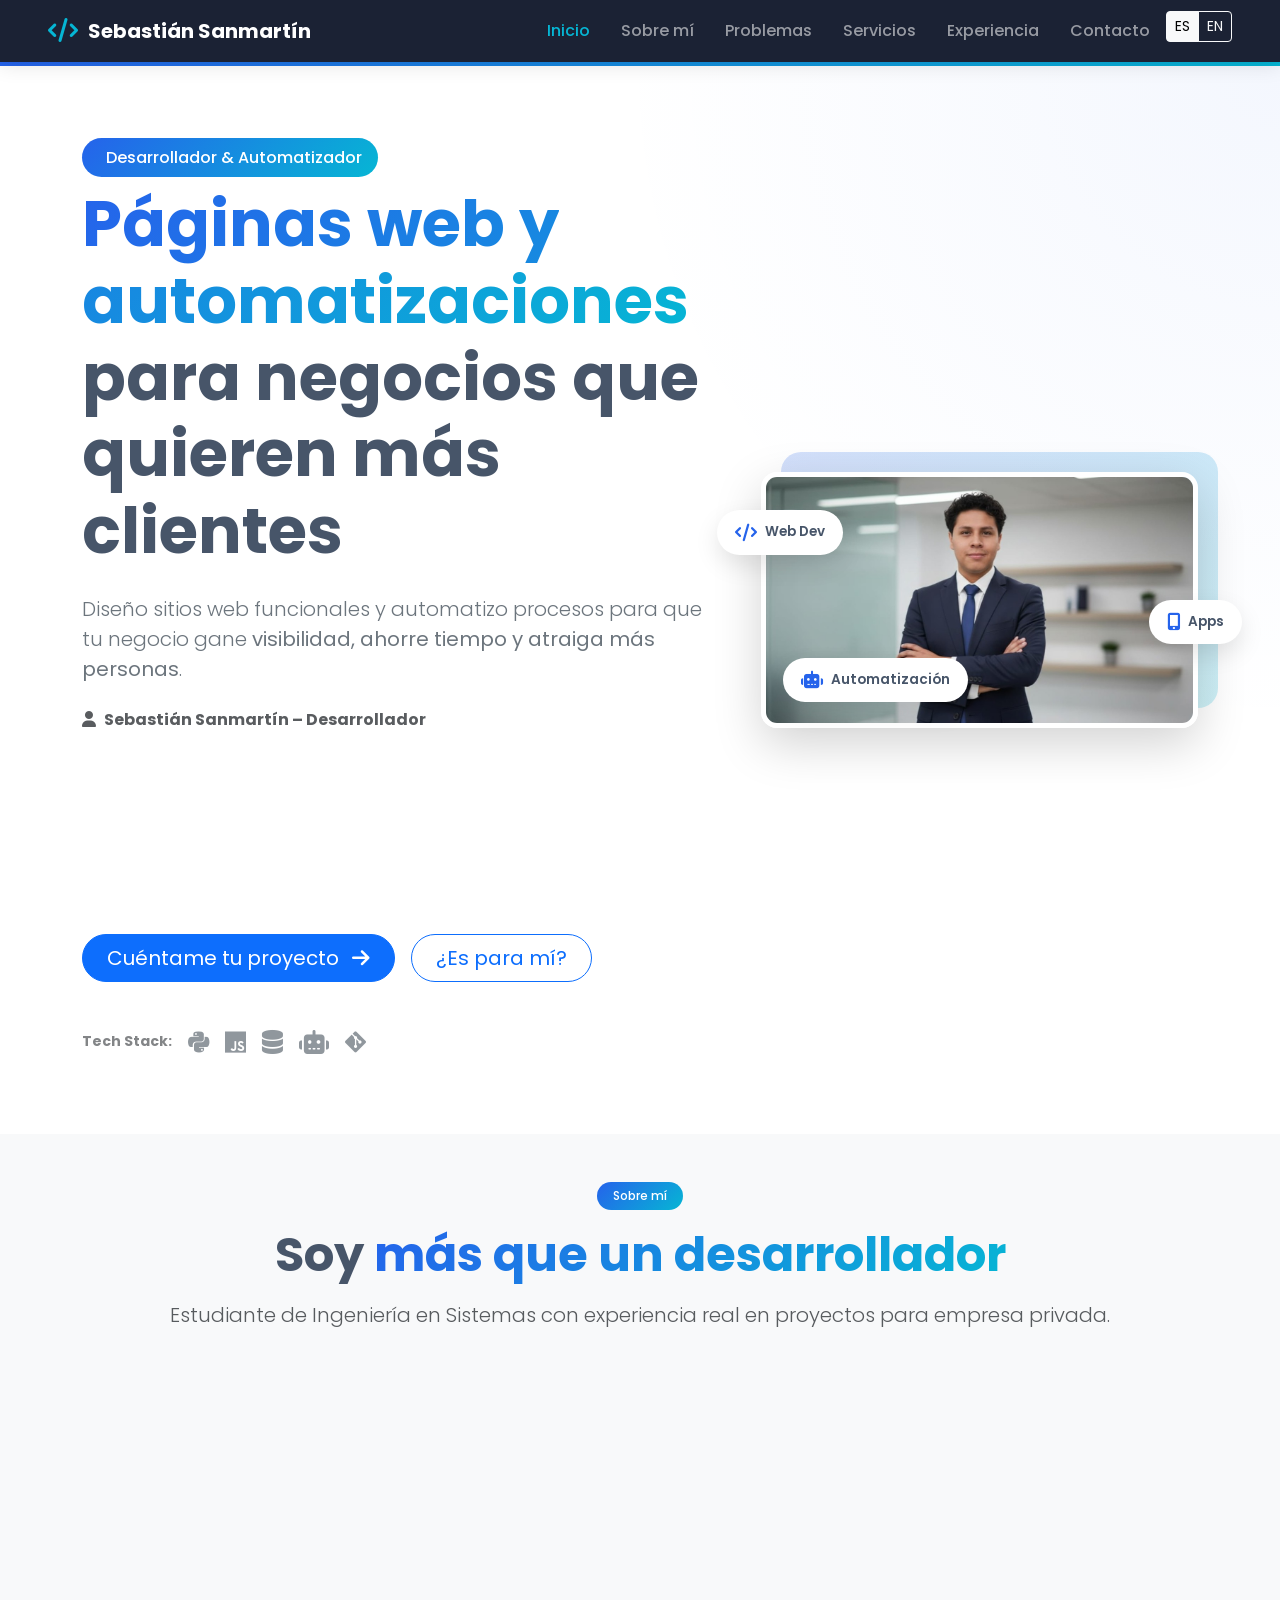
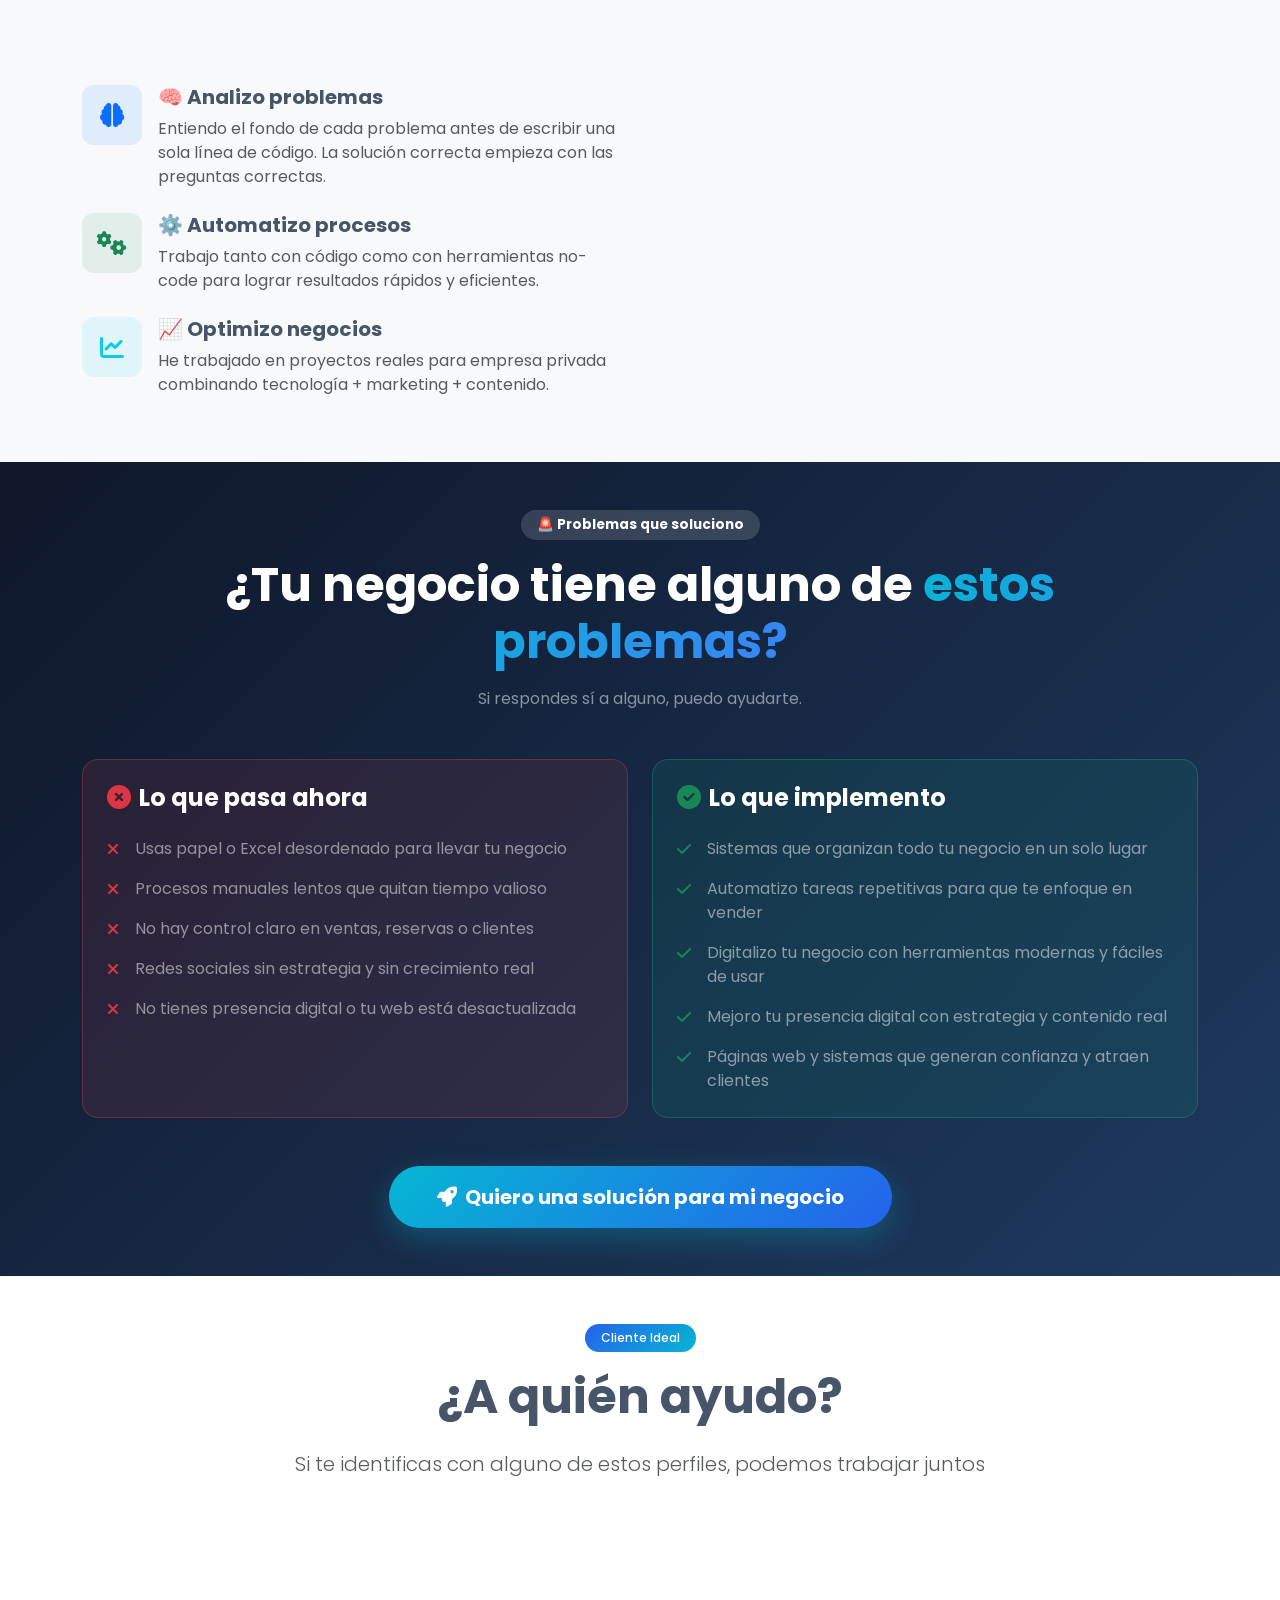
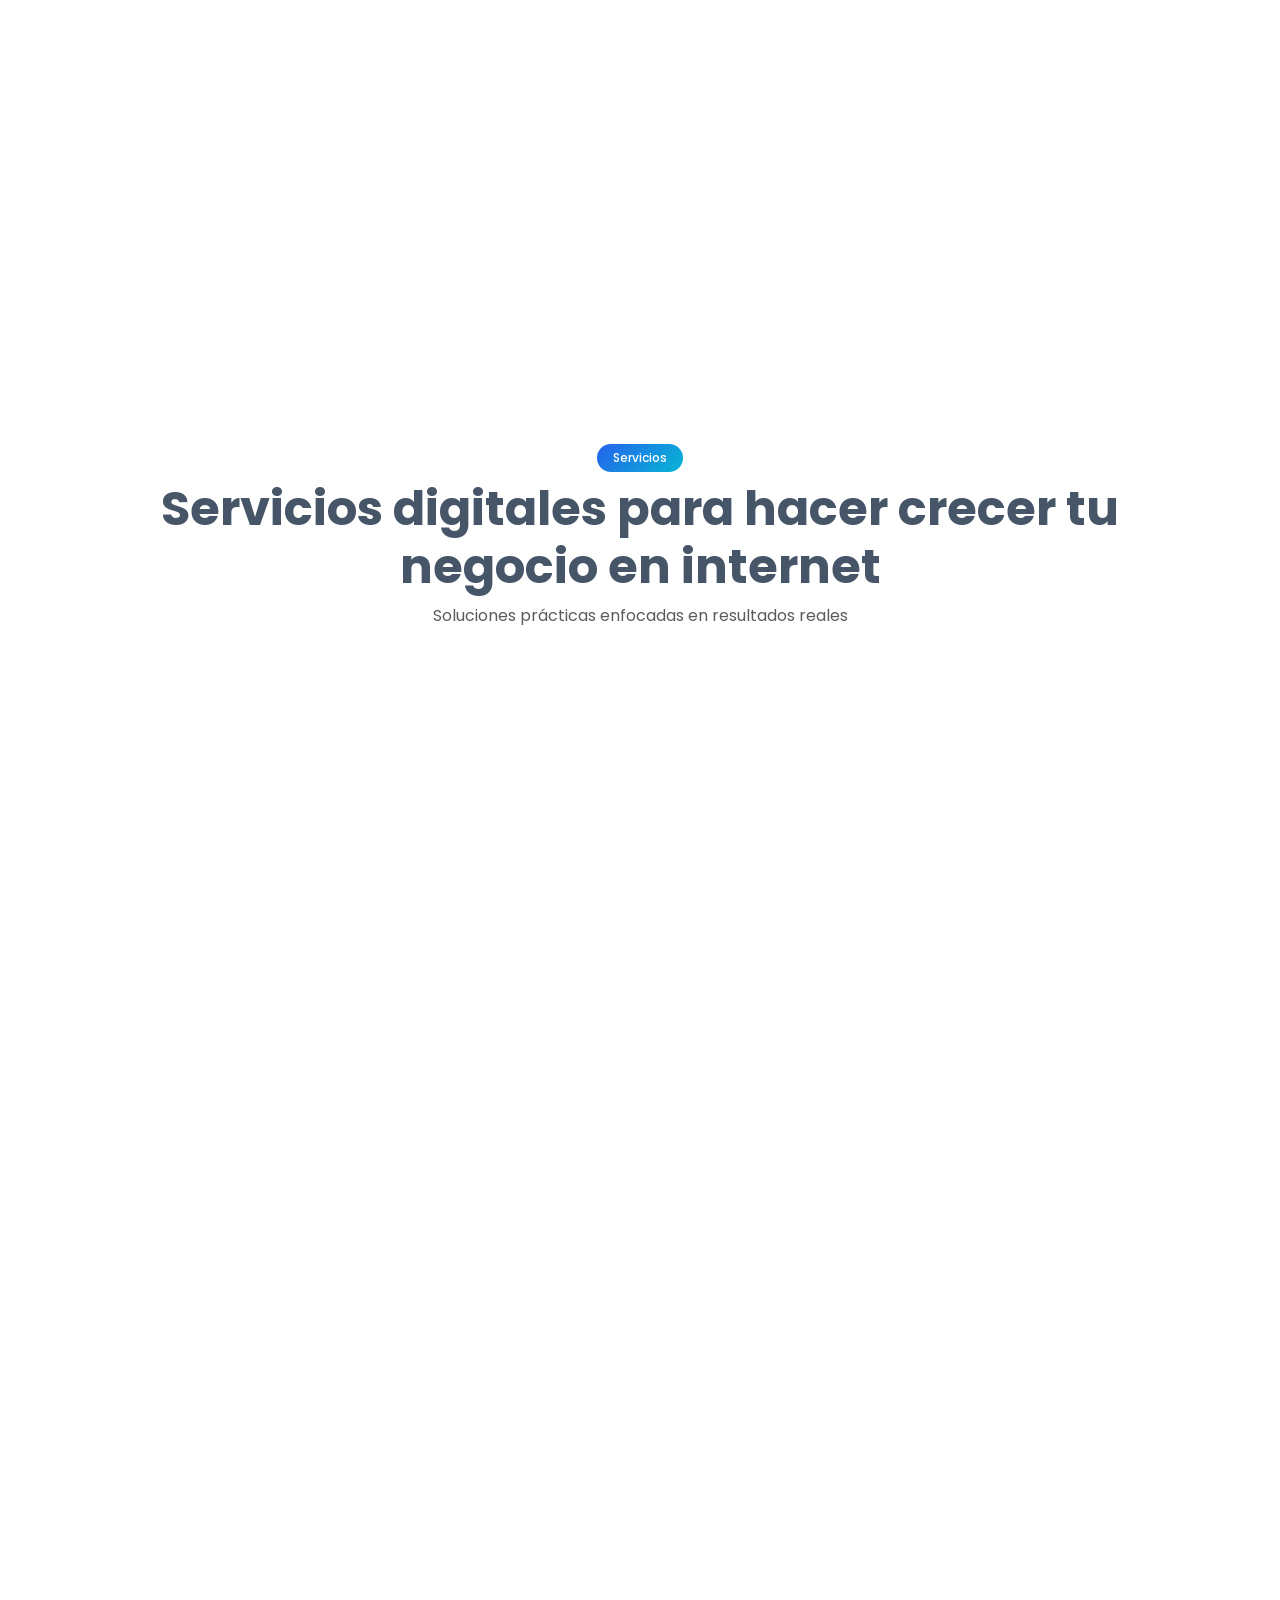
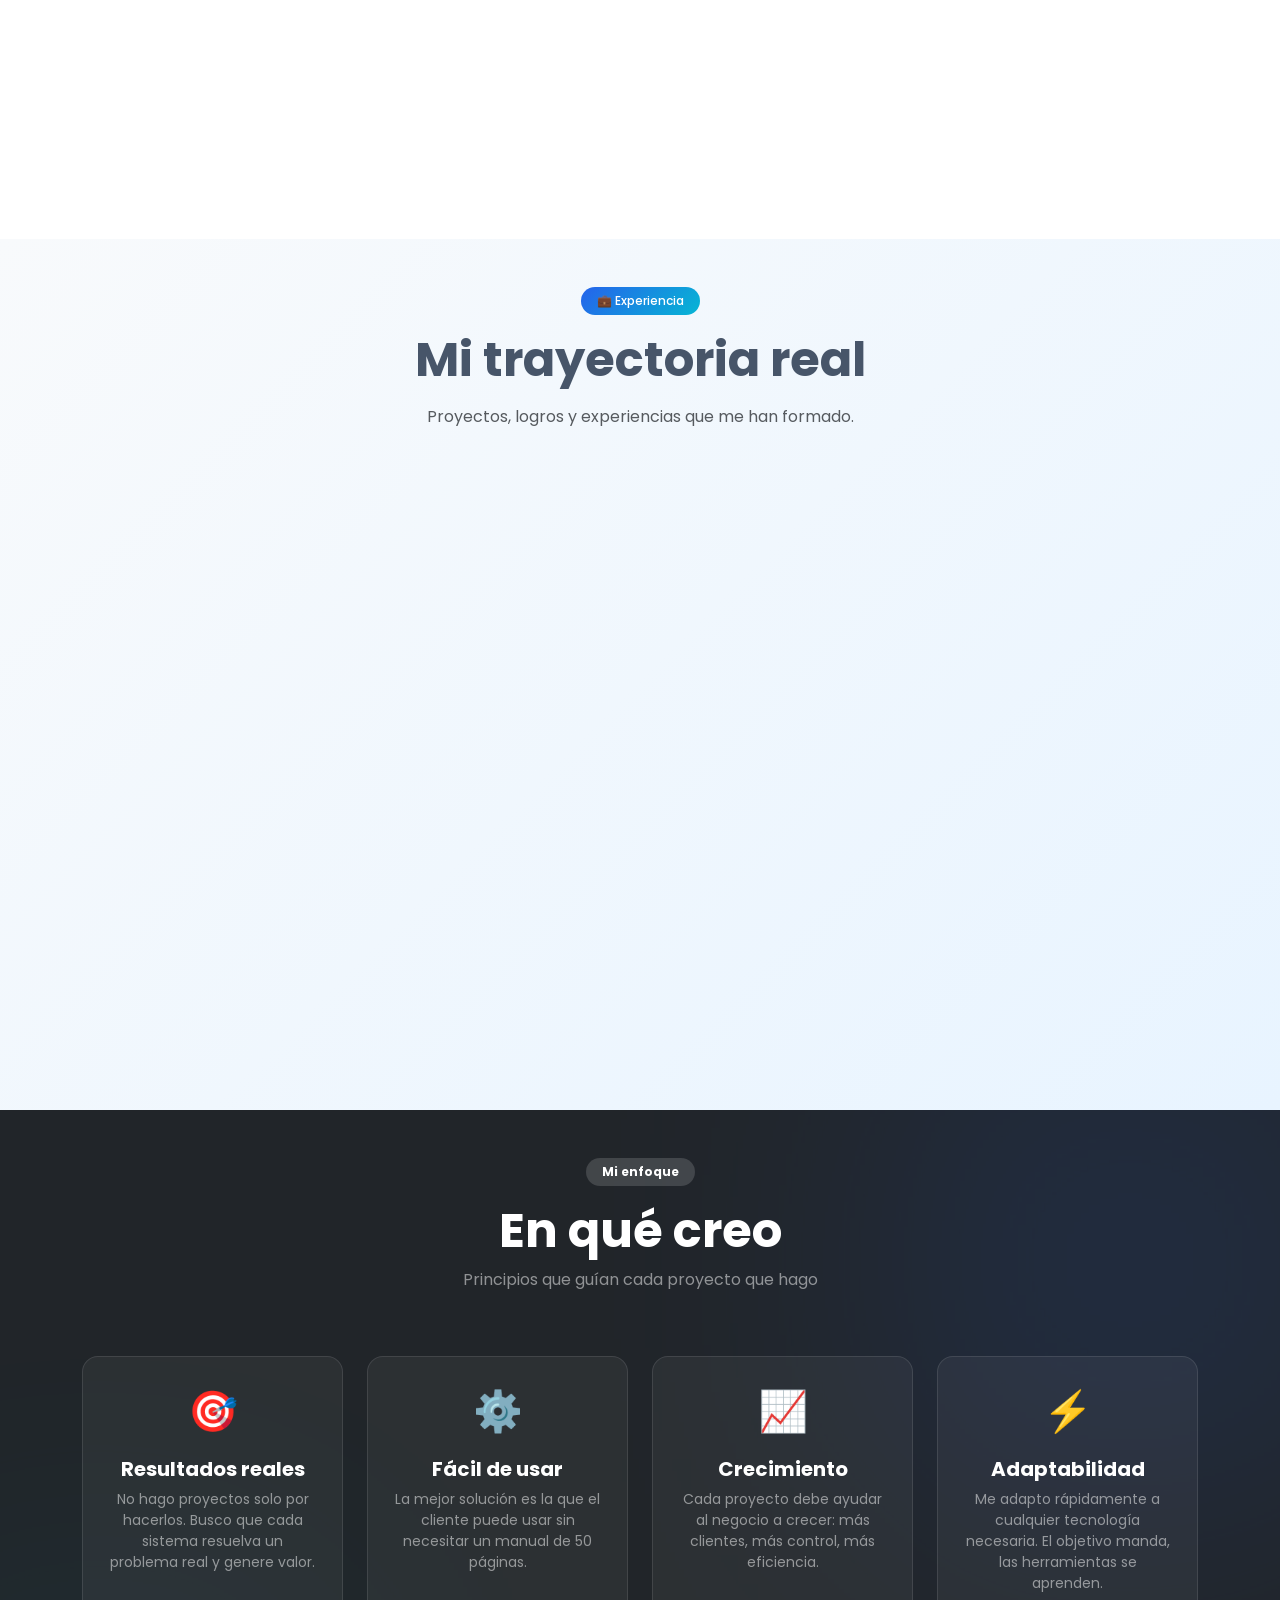
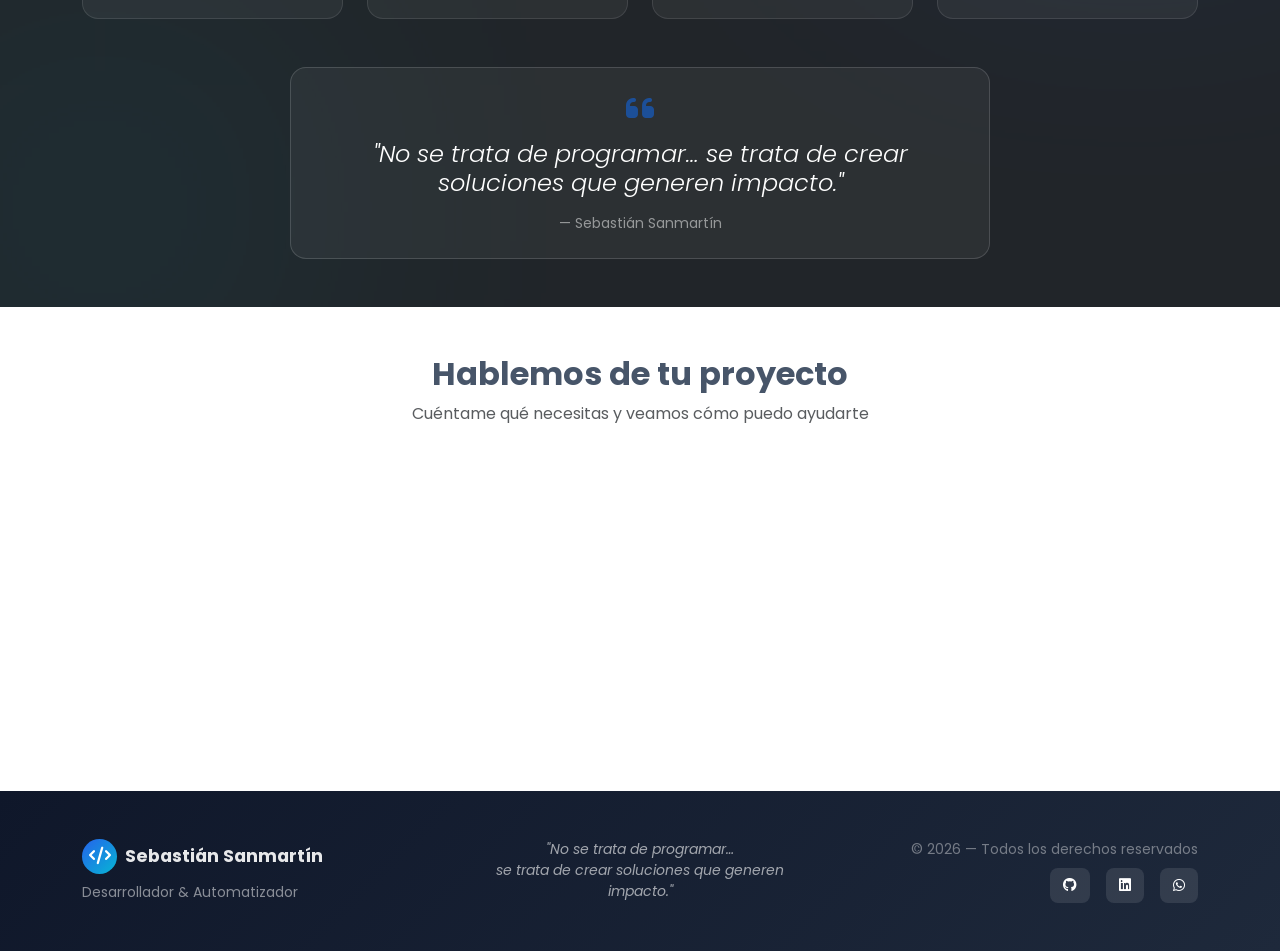
<file: index.html>
<!DOCTYPE html>
<html lang="es">
<head>
    <meta charset="UTF-8">
    <meta name="viewport" content="width=device-width, initial-scale=1.0">
    <meta name="description" content="Desarrollo páginas web, aplicaciones y automatizaciones con un enfoque práctico y honesto. Aprender, construir criterio y resolver problemas reales es parte de mi proceso.">
    <meta name="author" content="Sebastián Sanmartín">
    <title>Páginas Web y Automatización para Negocios | Sebastián Sanmartín</title>
    
    <link href="https://fonts.googleapis.com/css2?family=Poppins:wght@300;400;500;600;700&display=swap" rel="stylesheet">
    
    <link href="https://cdn.jsdelivr.net/npm/bootstrap@5.3.0/dist/css/bootstrap.min.css" rel="stylesheet">
    
    <link rel="stylesheet" href="https://cdnjs.cloudflare.com/ajax/libs/font-awesome/6.4.0/css/all.min.css">
    
    <style>
        /* --- VARIABLES Y CONFIGURACIÓN --- */
        :root {
            --primary-color: #2563eb;
            --secondary-color: #475569;
            --accent-color: #06b6d4;
            --dark-bg: #0f172a;
            --light-bg: #f8fafc;
            --gradient-main: linear-gradient(135deg, #2563eb 0%, #06b6d4 100%);
            --gradient-dark: linear-gradient(135deg, #0f172a 0%, #1e293b 100%);
        }

        body {
            font-family: 'Poppins', sans-serif;
            color: var(--secondary-color);
            background-color: #fff;
            overflow-x: hidden;
        }

        /* --- NAVBAR MEJORADO --- */
        .navbar-gradient {
            background: rgba(15, 23, 42, 0.95);
            backdrop-filter: blur(10px);
            box-shadow: 0 4px 6px -1px rgba(0, 0, 0, 0.1);
        }

        .navbar-brand .brand-icon {
            color: var(--accent-color);
            margin-right: 10px;
            font-size: 1.5rem;
        }

        .nav-link {
            font-weight: 500;
            margin-left: 15px;
            position: relative;
            transition: color 0.3s;
        }

        .nav-link:hover, .nav-link.active {
            color: var(--accent-color) !important;
        }

        .nav-link::after {
            content: '';
            position: absolute;
            width: 0;
            height: 2px;
            bottom: 0;
            left: 0;
            background-color: var(--accent-color);
            transition: width 0.3s;
        }

        .nav-link:hover::after {
            width: 100%;
        }

        .navbar-decoration {
            height: 4px;
            background: var(--gradient-main);
            width: 100%;
        }

        /* --- HERO SECTION --- */
        .hero-section {
            background: radial-gradient(circle at top right, rgba(37, 99, 235, 0.05), transparent 40%);
            padding-top: 5rem;
            padding-bottom: 5rem;
        }

        .text-gradient {
            background: var(--gradient-main);
            -webkit-background-clip: text;
            -webkit-text-fill-color: transparent;
            background-clip: text;
        }

        .bg-primary-gradient {
            background: var(--gradient-main);
            color: white;
            padding: 8px 16px;
            border-radius: 50px;
            font-weight: 500;
        }

        .btn-hover {
            transition: transform 0.3s, box-shadow 0.3s;
        }

        .btn-hover:hover {
            transform: translateY(-2px);
            box-shadow: 0 6px 16px rgba(37, 99, 235, 0.2);
        }

        /* --- ANIMACIÓN FLOTANTE (CÓDIGO QUE FALTABA) --- */
        .floating-box {
            position: relative;
            height: 400px;
        }

        .animated-background {
            position: absolute;
            width: 300px;
            height: 300px;
            background: linear-gradient(45deg, rgba(37, 99, 235, 0.1), rgba(6, 182, 212, 0.1));
            border-radius: 50%;
            filter: blur(40px);
            animation: pulse 6s infinite alternate;
        }

        .icon-circle {
            width: 120px;
            height: 120px;
            background: white;
            border-radius: 50%;
            display: flex;
            align-items: center;
            justify-content: center;
            font-size: 3rem;
            color: var(--primary-color);
            box-shadow: 0 20px 25px -5px rgba(0, 0, 0, 0.1);
            z-index: 2;
            animation: float 6s ease-in-out infinite;
        }

        /* --- PROFILE IMAGE STYLES --- */
        .profile-image-container {
            position: relative;
            max-width: 450px;
            margin: 0 auto;
        }

        .profile-image-bg {
            position: absolute;
            top: -20px;
            right: -20px;
            width: 100%;
            height: 100%;
            background: var(--gradient-main);
            border-radius: 20px;
            z-index: 0;
            opacity: 0.2;
        }

        .profile-image {
            position: relative;
            z-index: 1;
            border: 5px solid white;
            transition: transform 0.3s ease;
        }

        .profile-image:hover {
            transform: scale(1.02);
        }

        .floating-badge {
            position: absolute;
            background: white;
            padding: 12px 18px;
            border-radius: 50px;
            box-shadow: 0 10px 25px rgba(0, 0, 0, 0.1);
            display: flex;
            align-items: center;
            gap: 8px;
            font-size: 0.85rem;
            font-weight: 600;
            z-index: 3;
            animation: float 6s ease-in-out infinite;
        }

        .floating-badge i {
            color: var(--primary-color);
            font-size: 1.1rem;
        }

        .badge-1 {
            top: 15%;
            left: -10%;
            animation-delay: 0s;
        }

        .badge-2 {
            top: 50%;
            right: -10%;
            animation-delay: 2s;
        }

        .badge-3 {
            bottom: 10%;
            left: 5%;
            animation-delay: 4s;
        }

        .floating-item {
            position: absolute;
            background: white;
            padding: 15px;
            border-radius: 15px;
            box-shadow: 0 10px 15px -3px rgba(0, 0, 0, 0.05);
            text-align: center;
            z-index: 3;
            animation: float 8s ease-in-out infinite;
        }

        .floating-item i {
            font-size: 1.5rem;
            color: var(--accent-color);
            margin-bottom: 5px;
        }

        .float-1 { top: 20%; left: 10%; animation-delay: 0s; }
        .float-2 { top: 60%; right: 10%; animation-delay: 2s; }
        .float-3 { top: 10%; right: 20%; animation-delay: 4s; }

        @keyframes float {
            0% { transform: translateY(0px); }
            50% { transform: translateY(-20px); }
            100% { transform: translateY(0px); }
        }

        @keyframes pulse {
            0% { transform: scale(1); opacity: 0.5; }
            100% { transform: scale(1.1); opacity: 0.8; }
        }

        /* --- CARDS & SERVICES --- */
        .card-hover {
            transition: all 0.3s ease;
        }

        .card-hover:hover {
            transform: translateY(-10px);
            box-shadow: 0 20px 25px -5px rgba(0, 0, 0, 0.1) !important;
        }

        /* Degradados sutiles en bordes de cards */
        .card-gradient-1 { border-top: 4px solid #2563eb; }
        .card-gradient-2 { border-top: 4px solid #10b981; }
        .card-gradient-3 { border-top: 4px solid #06b6d4; }
        .card-gradient-4 { border-top: 4px solid #eab308; }
        .card-gradient-5 { border-top: 4px solid #ef4444; }
        .card-gradient-6 { border-top: 4px solid #6b7280; }
        .bg-gradient-learn { 
            background: linear-gradient(to right, #ffffff, #f0f9ff); 
            border-left: 5px solid var(--accent-color);
        }

        .icon-box {
            width: 60px;
            height: 60px;
            border-radius: 12px;
            display: flex;
            align-items: center;
            justify-content: center;
        }

        .tech-grid {
            display: flex;
            flex-wrap: wrap;
            gap: 8px;
        }

        .tech-item {
            background: #f1f5f9;
            padding: 6px 12px;
            border-radius: 6px;
            font-size: 0.8rem;
            font-weight: 500;
            white-space: nowrap;
        }

        /* --- BELIEFS SECTION --- */
        .belief-card {
            background: white;
            border-radius: 16px;
            border: 1px solid #e2e8f0;
            transition: 0.3s;
        }
        .belief-card:hover {
            border-color: var(--primary-color);
            box-shadow: 0 10px 15px -3px rgba(0, 0, 0, 0.05);
        }
        .belief-icon {
            font-size: 2rem;
            color: var(--primary-color);
        }

        /* --- CONTACT CARDS --- */
        .contact-card {
            transition: transform 0.3s;
        }
        .contact-card:hover {
            transform: translateY(-5px);
        }
        .contact-card-bg {
            position: absolute;
            top: 0;
            left: 0;
            width: 100%;
            height: 8px;
        }
        .bg-gradient-1 { background: linear-gradient(90deg, #2563eb, #3b82f6); }
        .bg-gradient-2 { background: linear-gradient(90deg, #10b981, #34d399); }
        .bg-gradient-3 { background: linear-gradient(90deg, #1f2937, #4b5563); }
        .bg-gradient-4 { background: linear-gradient(90deg, #0a66c2, #38bdf8); }
        
        .contact-icon {
            width: 50px;
            height: 50px;
            background: #f8fafc;
            border-radius: 50%;
            display: flex;
            align-items: center;
            justify-content: center;
            font-size: 1.2rem;
            color: var(--secondary-color);
        }

        /* --- RESPONSIVE ADJUSTMENTS --- */
        @media (max-width: 991px) {
            .hero-title { font-size: 2.5rem; }
            .floating-box { height: 300px; margin-top: 2rem; }
        }
    </style>
</head>
<body data-bs-spy="scroll" data-bs-target=".navbar" data-bs-offset="100">

    <nav class="navbar navbar-expand-lg navbar-dark sticky-top navbar-gradient">
        <div class="container-fluid px-lg-5">
            <a class="navbar-brand fw-bold d-flex align-items-center" href="#inicio">
                <span class="brand-icon"><i class="fas fa-code"></i></span>
                <span class="brand-text">Sebastián Sanmartín</span>
            </a>
            <button class="navbar-toggler border-0" type="button" data-bs-toggle="collapse" data-bs-target="#navbarNav">
                <span class="navbar-toggler-icon"></span>
            </button>
            <div class="collapse navbar-collapse" id="navbarNav">
                <ul class="navbar-nav ms-auto">
                    <li class="nav-item"><a class="nav-link active" href="#inicio" data-es="Inicio" data-en="Home">Inicio</a></li>
                    <li class="nav-item"><a class="nav-link" href="#sobre-mi" data-es="Sobre mí" data-en="About Me">Sobre mí</a></li>
                    <li class="nav-item"><a class="nav-link" href="#problemas" data-es="Problemas" data-en="Problems">Problemas</a></li>
                    <li class="nav-item"><a class="nav-link" href="#que-hago" data-es="Servicios" data-en="Services">Servicios</a></li>
                    <li class="nav-item"><a class="nav-link" href="#experiencia" data-es="Experiencia" data-en="Experience">Experiencia</a></li>
                    <li class="nav-item"><a class="nav-link" href="#contacto" data-es="Contacto" data-en="Contact">Contacto</a></li>
                    <li class="nav-item ms-2">
                        <div class="btn-group" role="group" aria-label="Language selector">
                            <button type="button" class="btn btn-sm btn-outline-light lang-btn active" data-lang="es" id="lang-es">ES</button>
                            <button type="button" class="btn btn-sm btn-outline-light lang-btn" data-lang="en" id="lang-en">EN</button>
                        </div>
                    </li>
                </ul>
            </div>
        </div>
    </nav>

    <div class="navbar-decoration"></div>

    <section id="inicio" class="hero-section">
        <div class="container">
            <div class="row align-items-center g-5">
                <div class="col-lg-7">
                    <div class="hero-content">
                        <div class="hero-badge mb-3">
                            <span class="bg-primary-gradient" data-es="Desarrollador & Automatizador" data-en="Developer & Automator">
                                <i class="fas fa-sparkles me-2"></i><span class="translate">Desarrollador & Automatizador</span>
                            </span>
                        </div>

                        <h1 class="display-3 fw-bold mb-4 hero-title">
                            <span class="text-gradient" data-es="Páginas web y automatizaciones" data-en="Web pages and automation">Páginas web y automatizaciones</span><br>
                            <span class="translate" data-es="para negocios que quieren más clientes" data-en="for businesses that want more customers">para negocios que quieren más clientes</span>
                        </h1>
                        <p class="lead mb-4 text-secondary"><span class="translate" data-es="Diseño sitios web funcionales y automatizo procesos para que tu negocio gane " data-en="I design functional websites and automate processes so your business gains ">Diseño sitios web funcionales y automatizo procesos para que tu negocio gane </span><strong><span class="translate" data-es="visibilidad, ahorre tiempo y atraiga más personas" data-en="visibility, save time and attract more people">visibilidad, ahorre tiempo y atraiga más personas</span></strong>.</p>
                        <p class="fw-bold text-muted mb-4"><i class="fas fa-user me-2"></i>Sebastián Sanmartín – <span class="translate" data-es="Desarrollador" data-en="Developer">Desarrollador</span></p>
                        
                        <div class="card border-0 bg-white shadow-lg mb-5 card-intro" style="border-left: 4px solid var(--accent-color) !important;">
                            <div class="card-body p-4">
                                <div class="d-flex align-items-start mb-3">
                                    <i class="fas fa-graduation-cap text-success me-3 mt-1 fs-5"></i>
                                    <p class="mb-0 small"><strong><span class="translate" data-es="Formación en Ingeniería en Sistemas" data-en="Education in Systems Engineering">Formación en Ingeniería en Sistemas</span></strong> <span class="translate" data-es="con enfoque práctico en proyectos reales" data-en="with a practical approach to real projects">con enfoque práctico en proyectos reales</span></p>
                                </div>
                                <div class="d-flex align-items-start">
                                    <i class="fas fa-lightbulb text-warning me-3 mt-1 fs-5"></i>
                                    <p class="mb-0 small">"<span class="translate" data-es="Trabajo honesto, soluciones simples, " data-en="Honest work, simple solutions, ">Trabajo honesto, soluciones simples, </span><strong><span class="translate" data-es="resultados medibles" data-en="measurable results">resultados medibles</span></strong>."</p>
                                </div>
                            </div>
                        </div>

                        <div class="d-flex gap-3 flex-wrap mb-5">
                            <a href="#contacto" class="btn btn-primary btn-lg btn-hover px-4 rounded-pill">
                                <span class="translate" data-es="Cuéntame tu proyecto" data-en="Tell me your project">Cuéntame tu proyecto</span> <i class="fas fa-arrow-right ms-2"></i>
                            </a>
                            <a href="#para-quien" class="btn btn-outline-primary btn-lg btn-hover px-4 rounded-pill">
                                <span class="translate" data-es="¿Es para mí?" data-en="Is it for me?">¿Es para mí?</span>
                            </a>
                        </div>

                        <div class="d-flex align-items-center gap-3 opacity-75">
                            <small class="fw-bold text-muted">Tech Stack:</small>
                            <i class="fab fa-python fs-4 text-secondary" title="Python"></i>
                            <i class="fab fa-js fs-4 text-secondary" title="JavaScript"></i>
                            <i class="fas fa-database fs-4 text-secondary" title="MySQL / SQLite"></i>
                            <i class="fas fa-robot fs-4 text-secondary" title="Automatización"></i>
                            <i class="fab fa-git-alt fs-4 text-secondary" title="Git"></i>
                        </div>
                    </div>
                </div>

                <div class="col-lg-5 text-center d-none d-lg-block">
                    <div class="profile-image-container">
                        <div class="profile-image-bg"></div>
                        <img src="assets/sebastian_sanmartin.jpg" alt="Sebastián Sanmartín" class="profile-image img-fluid rounded-4 shadow-lg">
                        <div class="floating-badge badge-1">
                            <i class="fas fa-code"></i>
                            <span>Web Dev</span>
                        </div>
                        <div class="floating-badge badge-2">
                            <i class="fas fa-mobile-alt"></i>
                            <span>Apps</span>
                        </div>
                        <div class="floating-badge badge-3">
                            <i class="fas fa-robot"></i>
                            <span>Automatización</span>
                        </div>
                    </div>
                </div>
            </div>
        </div>
    </section>

    <section id="sobre-mi" class="py-5 bg-light">
        <div class="container">
            <div class="text-center mb-5">
                <span class="badge bg-primary-gradient mb-3">Sobre mí</span>
                <h2 class="display-5 fw-bold mb-3">
                    Soy <span class="text-gradient">más que un desarrollador</span>
                </h2>
                <p class="lead text-muted">Estudiante de Ingeniería en Sistemas con experiencia real en proyectos para empresa privada.</p>
            </div>

            <div class="row g-4 mb-5">
                <div class="col-lg-3 col-md-6">
                    <div class="card h-100 border-0 shadow-sm card-hover text-center p-4">
                        <div class="icon-box bg-primary bg-opacity-10 text-primary mx-auto mb-3">
                            <i class="fas fa-code fs-4"></i>
                        </div>
                        <h5 class="fw-bold mb-2">Desarrollador</h5>
                        <p class="text-muted small mb-0">Sistemas, páginas web y APIs para automatizar y hacer crecer negocios.</p>
                    </div>
                </div>
                <div class="col-lg-3 col-md-6">
                    <div class="card h-100 border-0 shadow-sm card-hover text-center p-4">
                        <div class="icon-box bg-success bg-opacity-10 text-success mx-auto mb-3">
                            <i class="fas fa-hashtag fs-4"></i>
                        </div>
                        <h5 class="fw-bold mb-2">Community Manager</h5>
                        <p class="text-muted small mb-0">Estrategia de contenido, gestión de redes sociales y crecimiento digital.</p>
                    </div>
                </div>
                <div class="col-lg-3 col-md-6">
                    <div class="card h-100 border-0 shadow-sm card-hover text-center p-4">
                        <div class="icon-box bg-warning bg-opacity-10 text-warning mx-auto mb-3">
                            <i class="fas fa-video fs-4"></i>
                        </div>
                        <h5 class="fw-bold mb-2">Editor de Video</h5>
                        <p class="text-muted small mb-0">Producción profesional con DaVinci Resolve, After Effects y Filmora.</p>
                    </div>
                </div>
                <div class="col-lg-3 col-md-6">
                    <div class="card h-100 border-0 shadow-sm card-hover text-center p-4">
                        <div class="icon-box bg-danger bg-opacity-10 text-danger mx-auto mb-3">
                            <i class="fas fa-camera fs-4"></i>
                        </div>
                        <h5 class="fw-bold mb-2">Fotografía & Contenido</h5>
                        <p class="text-muted small mb-0">Creación de contenido visual que comunica y genera impacto en la audiencia.</p>
                    </div>
                </div>
            </div>

            <div class="row align-items-center g-5">
                <div class="col-lg-6">
                    <div class="d-flex flex-column gap-4">
                        <div class="d-flex">
                            <div class="flex-shrink-0">
                                <div class="icon-box bg-primary bg-opacity-10 text-primary">
                                    <i class="fas fa-brain fs-4"></i>
                                </div>
                            </div>
                            <div class="ms-3">
                                <h5 class="fw-bold">🧠 Analizo problemas</h5>
                                <p class="text-muted mb-0">Entiendo el fondo de cada problema antes de escribir una sola línea de código. La solución correcta empieza con las preguntas correctas.</p>
                            </div>
                        </div>
                        <div class="d-flex">
                            <div class="flex-shrink-0">
                                <div class="icon-box bg-success bg-opacity-10 text-success">
                                    <i class="fas fa-cogs fs-4"></i>
                                </div>
                            </div>
                            <div class="ms-3">
                                <h5 class="fw-bold">⚙️ Automatizo procesos</h5>
                                <p class="text-muted mb-0">Trabajo tanto con código como con herramientas no-code para lograr resultados rápidos y eficientes.</p>
                            </div>
                        </div>
                        <div class="d-flex">
                            <div class="flex-shrink-0">
                                <div class="icon-box bg-info bg-opacity-10 text-info">
                                    <i class="fas fa-chart-line fs-4"></i>
                                </div>
                            </div>
                            <div class="ms-3">
                                <h5 class="fw-bold">📈 Optimizo negocios</h5>
                                <p class="text-muted mb-0">He trabajado en proyectos reales para empresa privada combinando tecnología + marketing + contenido.</p>
                            </div>
                        </div>
                    </div>
                </div>
                <div class="col-lg-6">
                    <div class="card border-0 shadow-lg rounded-4 overflow-hidden">
                        <div class="card-body p-5 bg-white text-center">
                            <i class="fas fa-quote-left text-primary opacity-25 display-1 mb-3"></i>
                            <h4 class="fw-light fst-italic mb-4">"No se trata de programar… se trata de crear soluciones que <strong>generen impacto</strong>."</h4>
                            <div class="d-flex justify-content-center align-items-center gap-3">
                                <div class="bg-primary text-white rounded-circle d-flex align-items-center justify-content-center" style="width: 40px; height: 40px;">
                                    <span class="fw-bold">S</span>
                                </div>
                                <div class="text-start">
                                    <h6 class="mb-0 fw-bold">Sebastián Sanmartín</h6>
                                    <small class="text-muted">Desarrollador & Automatizador</small>
                                </div>
                            </div>
                        </div>
                    </div>
                </div>
            </div>
        </div>
    </section>

    <!-- SECCIÓN: PROBLEMAS QUE SOLUCIONO -->
    <section id="problemas" class="py-5" style="background: linear-gradient(135deg, #0f172a 0%, #1e3a5f 100%);">
        <div class="container">
            <div class="text-center mb-5">
                <span class="badge mb-3" style="background: rgba(255,255,255,0.15); color: white; padding: 8px 16px; border-radius: 20px; font-size: 0.85rem;">🚨 Problemas que soluciono</span>
                <h2 class="display-5 fw-bold text-white mb-3">¿Tu negocio tiene alguno de <span style="background: linear-gradient(135deg, #06b6d4, #3b82f6); -webkit-background-clip: text; -webkit-text-fill-color: transparent; background-clip: text;">estos problemas?</span></h2>
                <p class="text-white-50">Si respondes sí a alguno, puedo ayudarte.</p>
            </div>

            <div class="row g-4 mb-5">
                <div class="col-md-6">
                    <div class="p-4 rounded-4 h-100" style="background: rgba(239, 68, 68, 0.1); border: 1px solid rgba(239, 68, 68, 0.3);">
                        <h4 class="text-white fw-bold mb-4"><i class="fas fa-times-circle text-danger me-2"></i>Lo que pasa ahora</h4>
                        <div class="d-flex flex-column gap-3">
                            <div class="d-flex align-items-start gap-3">
                                <i class="fas fa-times text-danger mt-1 flex-shrink-0"></i>
                                <p class="text-white-50 mb-0">Usas papel o Excel desordenado para llevar tu negocio</p>
                            </div>
                            <div class="d-flex align-items-start gap-3">
                                <i class="fas fa-times text-danger mt-1 flex-shrink-0"></i>
                                <p class="text-white-50 mb-0">Procesos manuales lentos que quitan tiempo valioso</p>
                            </div>
                            <div class="d-flex align-items-start gap-3">
                                <i class="fas fa-times text-danger mt-1 flex-shrink-0"></i>
                                <p class="text-white-50 mb-0">No hay control claro en ventas, reservas o clientes</p>
                            </div>
                            <div class="d-flex align-items-start gap-3">
                                <i class="fas fa-times text-danger mt-1 flex-shrink-0"></i>
                                <p class="text-white-50 mb-0">Redes sociales sin estrategia y sin crecimiento real</p>
                            </div>
                            <div class="d-flex align-items-start gap-3">
                                <i class="fas fa-times text-danger mt-1 flex-shrink-0"></i>
                                <p class="text-white-50 mb-0">No tienes presencia digital o tu web está desactualizada</p>
                            </div>
                        </div>
                    </div>
                </div>
                <div class="col-md-6">
                    <div class="p-4 rounded-4 h-100" style="background: rgba(16, 185, 129, 0.1); border: 1px solid rgba(16, 185, 129, 0.3);">
                        <h4 class="text-white fw-bold mb-4"><i class="fas fa-check-circle text-success me-2"></i>Lo que implemento</h4>
                        <div class="d-flex flex-column gap-3">
                            <div class="d-flex align-items-start gap-3">
                                <i class="fas fa-check text-success mt-1 flex-shrink-0"></i>
                                <p class="text-white-50 mb-0">Sistemas que organizan todo tu negocio en un solo lugar</p>
                            </div>
                            <div class="d-flex align-items-start gap-3">
                                <i class="fas fa-check text-success mt-1 flex-shrink-0"></i>
                                <p class="text-white-50 mb-0">Automatizo tareas repetitivas para que te enfoque en vender</p>
                            </div>
                            <div class="d-flex align-items-start gap-3">
                                <i class="fas fa-check text-success mt-1 flex-shrink-0"></i>
                                <p class="text-white-50 mb-0">Digitalizo tu negocio con herramientas modernas y fáciles de usar</p>
                            </div>
                            <div class="d-flex align-items-start gap-3">
                                <i class="fas fa-check text-success mt-1 flex-shrink-0"></i>
                                <p class="text-white-50 mb-0">Mejoro tu presencia digital con estrategia y contenido real</p>
                            </div>
                            <div class="d-flex align-items-start gap-3">
                                <i class="fas fa-check text-success mt-1 flex-shrink-0"></i>
                                <p class="text-white-50 mb-0">Páginas web y sistemas que generan confianza y atraen clientes</p>
                            </div>
                        </div>
                    </div>
                </div>
            </div>

            <div class="text-center">
                <a href="#contacto" class="btn btn-lg px-5 py-3 fw-bold" style="background: linear-gradient(135deg, #06b6d4, #2563eb); color: white; border-radius: 50px; border: none; box-shadow: 0 10px 30px rgba(6, 182, 212, 0.3);">
                    <i class="fas fa-rocket me-2"></i>Quiero una solución para mi negocio
                </a>
            </div>
        </div>
    </section>

    <!-- SECCIÓN: ¿PARA QUIÉN ES ESTO? -->
    <section id="para-quien" class="py-5 bg-white">
        <div class="container">
            <div class="row justify-content-center">
                <div class="col-lg-8 text-center mb-5">
                    <span class="badge bg-primary-gradient mb-3 translate" data-es="Cliente Ideal" data-en="Ideal Client">Cliente Ideal</span>
                    <h2 class="display-5 fw-bold mb-4"><span class="translate" data-es="¿A quién ayudo?" data-en="Who do I help?">¿A quién ayudo?</span></h2>
                    <p class="lead text-muted"><span class="translate" data-es="Si te identificas con alguno de estos perfiles, podemos trabajar juntos" data-en="If you identify with any of these profiles, we can work together">Si te identificas con alguno de estos perfiles, podemos trabajar juntos</span></p>
                </div>
            </div>
            
            <div class="row g-4">
                <div class="col-md-4">
                    <div class="card h-100 border-0 shadow-sm card-hover">
                        <div class="card-body p-4 text-center">
                            <div class="icon-box bg-primary bg-opacity-10 text-primary mx-auto mb-3">
                                <i class="fas fa-rocket fs-3"></i>
                            </div>
                            <h5 class="fw-bold mb-3"><span class="translate" data-es="Emprendedores" data-en="Entrepreneurs">Emprendedores</span></h5>
                            <p class="text-muted small mb-0"><span class="translate" data-es="Que necesitan presencia online profesional para empezar a captar clientes sin gastar fortunas." data-en="Who need professional online presence to start attracting clients without spending fortunes.">Que necesitan presencia online profesional para empezar a captar clientes sin gastar fortunas.</span></p>
                        </div>
                    </div>
                </div>
                
                <div class="col-md-4">
                    <div class="card h-100 border-0 shadow-sm card-hover">
                        <div class="card-body p-4 text-center">
                            <div class="icon-box bg-success bg-opacity-10 text-success mx-auto mb-3">
                                <i class="fas fa-store fs-3"></i>
                            </div>
                            <h5 class="fw-bold mb-3"><span class="translate" data-es="Negocios Locales" data-en="Local Businesses">Negocios Locales</span></h5>
                            <p class="text-muted small mb-0"><span class="translate" data-es="Que quieren atraer más clientes mediante internet y diferenciarse de la competencia." data-en="That want to attract more clients through the internet and differentiate themselves from the competition.">Que quieren atraer más clientes mediante internet y diferenciarse de la competencia.</span></p>
                        </div>
                    </div>
                </div>
                
                <div class="col-md-4">
                    <div class="card h-100 border-0 shadow-sm card-hover">
                        <div class="card-body p-4 text-center">
                            <div class="icon-box bg-warning bg-opacity-10 text-warning mx-auto mb-3">
                                <i class="fas fa-clock fs-3"></i>
                            </div>
                            <h5 class="fw-bold mb-3"><span class="translate" data-es="Personas Ocupadas" data-en="Busy People">Personas Ocupadas</span></h5>
                            <p class="text-muted small mb-0"><span class="translate" data-es="Que pierden tiempo en tareas repetitivas y necesitan automatizar procesos para ser más eficientes." data-en="Who waste time on repetitive tasks and need to automate processes to be more efficient.">Que pierden tiempo en tareas repetitivas y necesitan automatizar procesos para ser más eficientes.</span></p>
                        </div>
                    </div>
                </div>
            </div>
            
            <div class="row mt-5">
                <div class="col-12 text-center">
                    <div class="card border-0 shadow-sm bg-gradient-learn p-4">
                        <p class="mb-3 fw-bold text-dark"><i class="fas fa-info-circle text-primary me-2"></i><span class="translate" data-es="Mi enfoque de trabajo" data-en="My work approach">Mi enfoque de trabajo</span></p>
                        <p class="text-muted small mb-0"><span class="translate" data-es="Trabajo con " data-en="I work with ">Trabajo con </span><strong><span class="translate" data-es="transparencia y honestidad" data-en="transparency and honesty">transparencia y honestidad</span></strong><span class="translate" data-es=". Te diré qué necesitas realmente, no lo que quieres escuchar. Soluciones simples, funcionales y sin vender humo." data-en=". I'll tell you what you really need, not what you want to hear. Simple, functional solutions without selling smoke.">. Te diré qué necesitas realmente, no lo que quieres escuchar. Soluciones simples, funcionales y sin vender humo.</span></p>
                    </div>
                </div>
            </div>
        </div>
    </section>

    <section id="que-hago" class="py-5">
        <div class="container">
            <div class="text-center mb-5">
                <span class="badge bg-primary-gradient mb-2 translate" data-es="Servicios" data-en="Services">Servicios</span>
                <h2 class="display-5 fw-bold"><span class="translate" data-es="Servicios digitales para hacer crecer tu negocio en internet" data-en="Digital services to grow your business on the internet">Servicios digitales para hacer crecer tu negocio en internet</span></h2>
                <p class="text-muted translate" data-es="Soluciones prácticas enfocadas en resultados reales" data-en="Practical solutions focused on real results">Soluciones prácticas enfocadas en resultados reales</p>
            </div>

            <div class="row g-4">
                <!-- DESARROLLO WEB -->
                <div class="col-lg-4 col-md-6">
                    <div class="card h-100 border-0 shadow-sm card-hover card-gradient-1">
                        <div class="card-body p-4">
                            <div class="icon-box bg-primary bg-opacity-10 mb-4">
                                <i class="fas fa-code text-primary fs-3"></i>
                            </div>
                            <h4 class="fw-bold mb-3"><i class="fas fa-code me-2 text-primary"></i><span class="translate" data-es="Páginas Web que Convierten" data-en="Web Pages That Convert">Páginas Web que Convierten</span></h4>
                            <p class="text-muted small mb-3"><span class="translate" data-es="Sitios web pensados para mostrar tu negocio, generar confianza y convertir visitas en contactos reales." data-en="Websites designed to showcase your business, build trust and convert visits into real contacts.">Sitios web pensados para mostrar tu negocio, generar confianza y convertir visitas en contactos reales.</span></p>
                            <ul class="list-unstyled text-muted small">
                                <li class="mb-2"><i class="fas fa-check text-success me-2"></i><span class="translate" data-es="Landing pages para captar clientes" data-en="Landing pages to capture clients">Landing pages para captar clientes</span></li>
                                <li class="mb-2"><i class="fas fa-check text-success me-2"></i><span class="translate" data-es="Sitios web corporativos profesionales" data-en="Professional corporate websites">Sitios web corporativos profesionales</span></li>
                                <li class="mb-2"><i class="fas fa-check text-success me-2"></i><span class="translate" data-es="Tiendas online funcionales" data-en="Functional online stores">Tiendas online funcionales</span></li>
                            </ul>
                            <p class="text-muted small mt-3 mb-0"><strong><span class="translate" data-es="Stack Frontend:" data-en="Frontend Stack:">Stack Frontend:</span></strong></p>
                            <div class="tech-grid mt-2">
                                <span class="badge bg-light text-dark">HTML/CSS</span>
                                <span class="badge bg-light text-dark">JavaScript</span>
                                <span class="badge bg-light text-dark">TypeScript</span>
                                <span class="badge bg-light text-dark">React</span>
                                <span class="badge bg-light text-dark">Angular</span>
                                <span class="badge bg-light text-dark">jQuery</span>
                                <span class="badge bg-light text-dark">AJAX</span>
                                <span class="badge bg-light text-dark">Bootstrap</span>
                            </div>
                        </div>
                    </div>
                </div>

                <!-- BACKEND Y BASES DE DATOS -->
                <div class="col-lg-4 col-md-6">
                    <div class="card h-100 border-0 shadow-sm card-hover card-gradient-2">
                        <div class="card-body p-4">
                            <div class="icon-box bg-success bg-opacity-10 mb-4">
                                <i class="fas fa-server text-success fs-3"></i>
                            </div>
                            <h4 class="fw-bold mb-3"><i class="fas fa-server me-2 text-success"></i><span class="translate" data-es="Sistemas Robustos" data-en="Robust Systems">Sistemas Robustos</span></h4>
                            <p class="text-muted small mb-3"><span class="translate" data-es="Desarrollo de la estructura técnica que hace funcionar tu negocio de manera confiable y segura." data-en="Development of the technical structure that makes your business work reliably and securely.">Desarrollo de la estructura técnica que hace funcionar tu negocio de manera confiable y segura.</span></p>
                            <p class="text-muted small mb-2"><strong><span class="translate" data-es="Stack técnico:" data-en="Technical stack:">Stack técnico:</span></strong></p>
                            <div class="tech-grid">
                                <span class="badge bg-light text-dark">PHP</span>
                                <span class="badge bg-light text-dark">Python</span>
                                <span class="badge bg-light text-dark">Flask</span>
                                <span class="badge bg-light text-dark">Django</span>
                                <span class="badge bg-light text-dark">MySQL</span>
                                <span class="badge bg-light text-dark">SQL</span>
                                <span class="badge bg-light text-dark">Laragon</span>
                                <span class="badge bg-light text-dark">Git</span>
                            </div>
                        </div>
                    </div>
                </div>

                <!-- APLICACIONES MÓVILES -->
                <div class="col-lg-4 col-md-6">
                    <div class="card h-100 border-0 shadow-sm card-hover card-gradient-3">
                        <div class="card-body p-4">
                            <div class="icon-box bg-info bg-opacity-10 mb-4">
                                <i class="fas fa-mobile-alt text-info fs-3"></i>
                            </div>
                            <h4 class="fw-bold mb-3"><i class="fas fa-mobile-alt me-2 text-info"></i><span class="translate" data-es="Aplicaciones Móviles" data-en="Mobile Applications">Aplicaciones Móviles</span></h4>
                            <p class="text-muted small mb-3"><span class="translate" data-es="Apps personalizadas para que tus clientes te lleven en el bolsillo y puedan interactuar con tu negocio en cualquier momento." data-en="Customized apps so your clients have you in their pocket and can interact with your business anytime.">Apps personalizadas para que tus clientes te lleven en el bolsillo y puedan interactuar con tu negocio en cualquier momento.</span></p>
                            <p class="text-muted small mb-2"><strong><span class="translate" data-es="Tecnologías:" data-en="Technologies:">Tecnologías:</span></strong></p>
                            <div class="tech-grid">
                                <span class="badge bg-light text-dark">React Native</span>
                                <span class="badge bg-light text-dark">Flutter</span>
                                <span class="badge bg-light text-dark">Kotlin</span>
                                <span class="badge bg-light text-dark">Android</span>
                            </div>
                        </div>
                    </div>
                </div>

                <!-- AUTOMATIZACIÓN E INTEGRACIÓN -->
                <div class="col-lg-4 col-md-6">
                    <div class="card h-100 border-0 shadow-sm card-hover card-gradient-4">
                        <div class="card-body p-4">
                            <div class="icon-box bg-warning bg-opacity-10 mb-4">
                                <i class="fas fa-sync-alt text-warning fs-3"></i>
                            </div>
                            <h4 class="fw-bold mb-3"><i class="fas fa-sync-alt me-2 text-warning"></i><span class="translate" data-es="Automatización de Procesos" data-en="Process Automation">Automatización de Procesos</span></h4>
                            <p class="text-muted small mb-3"><span class="translate" data-es="Automatizo tareas repetitivas para que pierdas menos tiempo y puedas enfocarte en vender o atender clientes." data-en="I automate repetitive tasks so you waste less time and can focus on selling or serving customers.">Automatizo tareas repetitivas para que pierdas menos tiempo y puedas enfocarte en vender o atender clientes.</span></p>
                            <p class="text-muted small mb-2"><strong><span class="translate" data-es="Herramientas:" data-en="Tools:">Herramientas:</span></strong></p>
                            <div class="tech-grid">
                                <span class="badge bg-light text-dark">n8n</span>
                                <span class="badge bg-light text-dark">Make</span>
                                <span class="badge bg-light text-dark">APIs REST</span>
                                <span class="badge bg-light text-dark">Webhooks</span>
                            </div>
                        </div>
                    </div>
                </div>

                <!-- DISEÑO Y MULTIMEDIA -->
                <div class="col-lg-4 col-md-6">
                    <div class="card h-100 border-0 shadow-sm card-hover card-gradient-5">
                        <div class="card-body p-4">
                            <div class="icon-box bg-danger bg-opacity-10 mb-4">
                                <i class="fas fa-palette text-danger fs-3"></i>
                            </div>
                            <h4 class="fw-bold mb-3"><i class="fas fa-palette me-2 text-danger"></i><span class="translate" data-es="Diseño & Contenido Visual" data-en="Design & Visual Content">Diseño & Contenido Visual</span></h4>
                            <p class="text-muted small mb-3"><span class="translate" data-es="Creación de contenido visual atractivo para redes sociales, campañas y marca profesional." data-en="Creation of attractive visual content for social media, campaigns and professional branding.">Creación de contenido visual atractivo para redes sociales, campañas y marca profesional.</span></p>
                            <p class="text-muted small mb-2"><strong><span class="translate" data-es="Especialidades:" data-en="Specialties:">Especialidades:</span></strong></p>
                            <div class="tech-grid">
                                <span class="badge bg-light text-dark">Filmora</span>
                                <span class="badge bg-light text-dark">CapCut</span>
                                <span class="badge bg-light text-dark">DaVinci Resolve</span>
                                <span class="badge bg-light text-dark">After Effects</span>
                                <span class="badge bg-light text-dark">Logos/Isologos</span>
                                <span class="badge bg-light text-dark">Miniaturas YT</span>
                            </div>
                        </div>
                    </div>
                </div>

                <!-- CIENCIA E INGENIERÍA -->
                <div class="col-lg-4 col-md-6">
                    <div class="card h-100 border-0 shadow-sm card-hover card-gradient-6">
                        <div class="card-body p-4">
                            <div class="icon-box bg-secondary bg-opacity-10 mb-4">
                                <i class="fas fa-flask text-secondary fs-3"></i>
                            </div>
                            <h4 class="fw-bold mb-3"><i class="fas fa-chart-bar me-2 text-secondary"></i><span class="translate" data-es="Ciencia & Análisis" data-en="Science & Analysis">Ciencia & Análisis</span></h4>
                            <p class="text-muted small mb-3"><span class="translate" data-es="Herramientas técnicas:" data-en="Technical tools:">Herramientas técnicas:</span></p>
                            <div class="tech-grid">
                                <span class="badge bg-light text-dark">MATLAB</span>
                                <span class="badge bg-light text-dark"><span class="translate" data-es="Análisis Datos" data-en="Data Analysis">Análisis Datos</span></span>
                                <span class="badge bg-light text-dark">GitHub</span>
                            </div>
                        </div>
                    </div>
                </div>

                <!-- EN APRENDIZAJE -->
                <div class="col-lg-12">
                    <div class="card h-100 border-0 shadow-sm card-hover bg-gradient-learn">
                        <div class="card-body p-4">
                            <div class="d-flex align-items-center mb-4">
                                <div class="icon-box bg-dark text-white me-3">
                                    <i class="fas fa-brain fs-4"></i>
                                </div>
                                <h5 class="fw-bold mb-0"><i class="fas fa-rocket me-2 text-primary"></i><span class="translate" data-es="En Aprendizaje Continuo" data-en="Continuous Learning">En Aprendizaje Continuo</span></h5>
                            </div>
                            <p class="text-muted small"><span class="translate" data-es="Actualmente profundizando en:" data-en="Currently deepening in:">Actualmente profundizando en:</span></p>
                            <div class="d-flex flex-wrap gap-2">
                                <span class="badge bg-light text-dark border"><i class="fas fa-arrow-right me-2 text-primary"></i><span class="translate" data-es="Backend Avanzado" data-en="Advanced Backend">Backend Avanzado</span></span>
                                <span class="badge bg-light text-dark border"><i class="fas fa-arrow-right me-2 text-primary"></i><span class="translate" data-es="Ciberseguridad" data-en="Cybersecurity">Ciberseguridad</span></span>
                                <span class="badge bg-light text-dark border"><i class="fas fa-arrow-right me-2 text-primary"></i><span class="translate" data-es="Metodologías Ágiles" data-en="Agile Methodologies">Metodologías Ágiles</span></span>
                                <span class="badge bg-light text-dark border"><i class="fas fa-arrow-right me-2 text-primary"></i><span class="translate" data-es="Arquitectura de sistemas" data-en="Systems Architecture">Arquitectura de sistemas</span></span>
                            </div>
                        </div>
                    </div>
                </div>
            </div>
        </div>
    </section>

    <!-- SECCIÓN: EXPERIENCIA -->
    <section id="experiencia" class="py-5" style="background: linear-gradient(135deg, #f8fafc 0%, #e8f4ff 100%);">
        <div class="container">
            <div class="text-center mb-5">
                <span class="badge bg-primary-gradient mb-3">💼 Experiencia</span>
                <h2 class="display-5 fw-bold mb-3">Mi trayectoria real</h2>
                <p class="text-muted">Proyectos, logros y experiencias que me han formado.</p>
            </div>

            <div class="row g-4">
                <div class="col-lg-6">
                    <div class="card h-100 border-0 shadow-sm card-hover" style="border-left: 4px solid #2563eb !important; border-radius: 16px;">
                        <div class="card-body p-4">
                            <div class="d-flex align-items-center mb-3">
                                <div class="icon-box bg-primary bg-opacity-10 text-primary me-3" style="width: 50px; height: 50px; border-radius: 12px;">
                                    <i class="fas fa-graduation-cap fs-5"></i>
                                </div>
                                <div>
                                    <h5 class="fw-bold mb-0">Proyectos universitarios</h5>
                                    <small class="text-muted">Ingeniería en Sistemas</small>
                                </div>
                            </div>
                            <p class="text-muted mb-0">Desarrollo de sistemas completos para proyectos académicos, aplicando metodologías reales de ingeniería y arquitectura de software.</p>
                        </div>
                    </div>
                </div>

                <div class="col-lg-6">
                    <div class="card h-100 border-0 shadow-sm card-hover" style="border-left: 4px solid #10b981 !important; border-radius: 16px;">
                        <div class="card-body p-4">
                            <div class="d-flex align-items-center mb-3">
                                <div class="icon-box bg-success bg-opacity-10 text-success me-3" style="width: 50px; height: 50px; border-radius: 12px;">
                                    <i class="fas fa-microphone fs-5"></i>
                                </div>
                                <div>
                                    <h5 class="fw-bold mb-0">Ponencias técnicas</h5>
                                    <small class="text-muted">Expositor</small>
                                </div>
                            </div>
                            <p class="text-muted mb-0">Participación como ponente en eventos técnicos, presentando soluciones y conocimientos a comunidades de tecnología y emprendimiento.</p>
                        </div>
                    </div>
                </div>

                <div class="col-lg-6">
                    <div class="card h-100 border-0 shadow-sm card-hover" style="border-left: 4px solid #8b5cf6 !important; border-radius: 16px;">
                        <div class="card-body p-4">
                            <div class="d-flex align-items-center mb-3">
                                <div class="icon-box me-3" style="width: 50px; height: 50px; border-radius: 12px; background: rgba(139,92,246,0.1);">
                                    <i class="fas fa-building fs-5" style="color: #8b5cf6;"></i>
                                </div>
                                <div>
                                    <h5 class="fw-bold mb-0">Empresa privada</h5>
                                    <small class="text-muted">Proyecto confidencial</small>
                                </div>
                            </div>
                            <p class="text-muted mb-0">Desarrollo de soluciones digitales completas para empresa privada: sistema personalizado + gestión de redes sociales + contenido digital integrado.</p>
                        </div>
                    </div>
                </div>

                <div class="col-lg-6">
                    <div class="card h-100 border-0 shadow-sm card-hover" style="border-left: 4px solid #f59e0b !important; border-radius: 16px;">
                        <div class="card-body p-4">
                            <div class="d-flex align-items-center mb-3">
                                <div class="icon-box bg-warning bg-opacity-10 text-warning me-3" style="width: 50px; height: 50px; border-radius: 12px;">
                                    <i class="fas fa-globe fs-5"></i>
                                </div>
                                <div>
                                    <h5 class="fw-bold mb-0">Páginas web y sistemas</h5>
                                    <small class="text-muted">Freelance</small>
                                </div>
                            </div>
                            <p class="text-muted mb-0">Creación de páginas web y sistemas personalizados, automatización de procesos y soluciones digitales para negocios de distintos sectores.</p>
                        </div>
                    </div>
                </div>

                <div class="col-lg-4">
                    <div class="card h-100 border-0 shadow-sm card-hover text-center p-4">
                        <i class="fas fa-robot fs-2 text-primary mb-3"></i>
                        <h6 class="fw-bold">Automatización</h6>
                        <p class="text-muted small mb-0">Procesos automatizados con Python, APIs REST y herramientas No-Code.</p>
                    </div>
                </div>

                <div class="col-lg-4">
                    <div class="card h-100 border-0 shadow-sm card-hover text-center p-4">
                        <i class="fas fa-hashtag fs-2 text-success mb-3"></i>
                        <h6 class="fw-bold">Community Manager</h6>
                        <p class="text-muted small mb-0">Gestión de redes sociales con estrategia de crecimiento y contenido orgánico.</p>
                    </div>
                </div>

                <div class="col-lg-4">
                    <div class="card h-100 border-0 shadow-sm card-hover text-center p-4">
                        <i class="fas fa-film fs-2 text-warning mb-3"></i>
                        <h6 class="fw-bold">Video & Fotografía</h6>
                        <p class="text-muted small mb-0">Edición profesional y producción de contenido visual de alto impacto.</p>
                    </div>
                </div>
            </div>
        </div>
    </section>

    <section id="en-que-creo" class="py-5 bg-dark text-white position-relative overflow-hidden">
        <div style="position: absolute; top: -50px; right: -50px; width: 400px; height: 400px; background: var(--primary-color); filter: blur(150px); opacity: 0.2;"></div>
        <div style="position: absolute; bottom: -50px; left: -50px; width: 300px; height: 300px; background: #06b6d4; filter: blur(150px); opacity: 0.15;"></div>
        
        <div class="container position-relative z-2">
            <div class="row text-center mb-5">
                <div class="col-12">
                    <span class="badge mb-3" style="background: rgba(255,255,255,0.15); color: white; padding: 8px 16px; border-radius: 20px;">Mi enfoque</span>
                    <h2 class="display-5 fw-bold">En qué creo</h2>
                    <p class="text-white-50">Principios que guían cada proyecto que hago</p>
                </div>
            </div>

            <div class="row g-4 justify-content-center">
                <div class="col-lg-3 col-md-6">
                    <div class="p-4 rounded-4 h-100 text-center" style="background: rgba(255,255,255,0.05); border: 1px solid rgba(255,255,255,0.1); transition: all 0.3s;">
                        <div class="mb-3" style="font-size: 2.5rem;">🎯</div>
                        <h5 class="fw-bold text-white mb-2">Resultados reales</h5>
                        <p class="text-white-50 m-0 small">No hago proyectos solo por hacerlos. Busco que cada sistema resuelva un problema real y genere valor.</p>
                    </div>
                </div>
                <div class="col-lg-3 col-md-6">
                    <div class="p-4 rounded-4 h-100 text-center" style="background: rgba(255,255,255,0.05); border: 1px solid rgba(255,255,255,0.1); transition: all 0.3s;">
                        <div class="mb-3" style="font-size: 2.5rem;">⚙️</div>
                        <h5 class="fw-bold text-white mb-2">Fácil de usar</h5>
                        <p class="text-white-50 m-0 small">La mejor solución es la que el cliente puede usar sin necesitar un manual de 50 páginas.</p>
                    </div>
                </div>
                <div class="col-lg-3 col-md-6">
                    <div class="p-4 rounded-4 h-100 text-center" style="background: rgba(255,255,255,0.05); border: 1px solid rgba(255,255,255,0.1); transition: all 0.3s;">
                        <div class="mb-3" style="font-size: 2.5rem;">📈</div>
                        <h5 class="fw-bold text-white mb-2">Crecimiento</h5>
                        <p class="text-white-50 m-0 small">Cada proyecto debe ayudar al negocio a crecer: más clientes, más control, más eficiencia.</p>
                    </div>
                </div>
                <div class="col-lg-3 col-md-6">
                    <div class="p-4 rounded-4 h-100 text-center" style="background: rgba(255,255,255,0.05); border: 1px solid rgba(255,255,255,0.1); transition: all 0.3s;">
                        <div class="mb-3" style="font-size: 2.5rem;">⚡</div>
                        <h5 class="fw-bold text-white mb-2">Adaptabilidad</h5>
                        <p class="text-white-50 m-0 small">Me adapto rápidamente a cualquier tecnología necesaria. El objetivo manda, las herramientas se aprenden.</p>
                    </div>
                </div>
            </div>

            <div class="row mt-5">
                <div class="col-12 text-center">
                    <div class="p-4 rounded-4" style="background: rgba(255,255,255,0.05); border: 1px solid rgba(255,255,255,0.15); max-width: 700px; margin: 0 auto;">
                        <i class="fas fa-quote-left text-primary opacity-50 fs-2 mb-3 d-block"></i>
                        <h4 class="fw-light fst-italic text-white mb-3">"No se trata de programar… se trata de crear soluciones que generen impacto."</h4>
                        <p class="text-white-50 mb-0 small">— Sebastián Sanmartín</p>
                    </div>
                </div>
            </div>
        </div>
    </section>

    <section id="contacto" class="py-5">
        <div class="container">
            <div class="text-center mb-5">
                <h2 class="fw-bold"><span class="translate" data-es="Hablemos de tu proyecto" data-en="Let's talk about your project">Hablemos de tu proyecto</span></h2>
                <p class="text-muted"><span class="translate" data-es="Cuéntame qué necesitas y veamos cómo puedo ayudarte" data-en="Tell me what you need and let's see how I can help you">Cuéntame qué necesitas y veamos cómo puedo ayudarte</span></p>
            </div>

            <div class="row g-4 justify-content-center">
                <div class="col-md-6 col-lg-5">
                    <div class="contact-card card border-0 shadow-sm h-100 overflow-hidden">
                        <div class="contact-card-bg bg-gradient-1"></div>
                        <div class="card-body position-relative pt-5 text-center">
                            <div class="contact-icon mx-auto mb-3">
                                <i class="fas fa-envelope"></i>
                            </div>
                            <h5 class="fw-bold"><span class="translate" data-es="Email" data-en="Email">Email</span></h5>
                            <p class="text-muted small"><span class="translate" data-es="Envíame tu consulta" data-en="Send me your inquiry">Envíame tu consulta</span></p>
                            <a href="mailto:sebasanmartin456@gmail.com" class="btn btn-outline-primary rounded-pill px-4 mb-2"><span class="translate" data-es="Escribirme ahora" data-en="Write me now">Escribirme ahora</span></a>
                            <br>
                            <a href="mailto:aivra.digital@gmail.com" class="small text-muted text-decoration-none">o aivra.digital@gmail.com</a>
                        </div>
                    </div>
                </div>

                <div class="col-md-6 col-lg-5">
                    <div class="contact-card card border-0 shadow-sm h-100 overflow-hidden">
                        <div class="contact-card-bg bg-gradient-4"></div>
                        <div class="card-body position-relative pt-5 text-center">
                            <div class="contact-icon mx-auto mb-3">
                                <i class="fas fa-link"></i>
                            </div>
                            <h5 class="fw-bold"><span class="translate" data-es="Redes Profesionales" data-en="Professional Networks">Redes Profesionales</span></h5>
                            <p class="text-muted small"><span class="translate" data-es="Código y Trayectoria" data-en="Code and Trajectory">Código y Trayectoria</span></p>
                            <div class="d-flex justify-content-center gap-3">
                                <a href="https://github.com/sebasq5" target="_blank" class="btn btn-dark btn-sm px-3 py-2 rounded-pill">
                                    <i class="fab fa-github me-2"></i>GitHub
                                </a>
                                <a href="https://www.linkedin.com/in/franklin-sanmartin-quiroz-17a6b2333/" target="_blank" class="btn btn-primary btn-sm px-3 py-2 rounded-pill">
                                    <i class="fab fa-linkedin me-2"></i>LinkedIn
                                </a>
                                <a href="https://wa.me/0967888458" target="_blank" class="btn btn-success btn-sm px-3 py-2 rounded-pill">
                                    <i class="fab fa-whatsapp me-2"></i>WhatsApp
                                </a>
                            </div>
                        </div>
                    </div>
                </div>
            </div>
        </div>
    </section>

    <footer style="background: linear-gradient(135deg, #0f172a 0%, #1e293b 100%); color: rgba(255,255,255,0.9); padding: 3rem 0;">
        <div class="container">
            <div class="row align-items-center">
                <div class="col-md-4 text-center text-md-start mb-3 mb-md-0">
                    <div class="d-flex align-items-center justify-content-center justify-content-md-start gap-2">
                        <div class="brand-icon" style="width: 35px; height: 35px; background: linear-gradient(135deg, #2563eb, #06b6d4); border-radius: 50%; display: flex; align-items: center; justify-content: center; font-size: 1.1rem; color: white;">
                            <i class="fas fa-code"></i>
                        </div>
                        <span class="fw-bold" style="font-size: 1.1rem;">Sebastián Sanmartín</span>
                    </div>
                    <p class="small mt-2 mb-0" style="color: rgba(255,255,255,0.5);">Desarrollador & Automatizador</p>
                </div>
                <div class="col-md-4 text-center mb-3 mb-md-0">
                    <p class="small fst-italic mb-0" style="color: rgba(255,255,255,0.6);">
                        "No se trata de programar…<br>se trata de crear soluciones que generen impacto."
                    </p>
                </div>
                <div class="col-md-4 text-center text-md-end">
                    <p class="small mb-0" style="color: rgba(255,255,255,0.4);">© 2026 — Todos los derechos reservados</p>
                    <div class="d-flex gap-3 justify-content-center justify-content-md-end mt-2">
                        <a href="https://github.com/sebasq5" target="_blank" class="btn btn-sm" style="background: rgba(255,255,255,0.1); color: white; border-radius: 8px; padding: 6px 12px;">
                            <i class="fab fa-github"></i>
                        </a>
                        <a href="https://www.linkedin.com/in/franklin-sanmartin-quiroz-17a6b2333/" target="_blank" class="btn btn-sm" style="background: rgba(255,255,255,0.1); color: white; border-radius: 8px; padding: 6px 12px;">
                            <i class="fab fa-linkedin"></i>
                        </a>
                        <a href="https://wa.me/0967888458" target="_blank" class="btn btn-sm" style="background: rgba(255,255,255,0.1); color: white; border-radius: 8px; padding: 6px 12px;">
                            <i class="fab fa-whatsapp"></i>
                        </a>
                    </div>
                </div>
            </div>
        </div>
    </footer>

    <script src="https://cdn.jsdelivr.net/npm/bootstrap@5.3.0/dist/js/bootstrap.bundle.min.js"></script>
    <script src="script.js"></script>
    
    <script>
        // Cerrar menú móvil al hacer clic
        const navLinks = document.querySelectorAll('.nav-link');
        const menuToggle = document.getElementById('navbarNav');
        const bsCollapse = new bootstrap.Collapse(menuToggle, {toggle: false});

        navLinks.forEach((l) => {
            l.addEventListener('click', () => {
                if (window.innerWidth < 992) { // Solo en móvil
                    bsCollapse.hide();
                }
            });
        });

        // Efecto Navbar al hacer scroll
        window.addEventListener('scroll', function() {
            if (window.scrollY > 50) {
                document.querySelector('.navbar').classList.add('shadow-sm');
            } else {
                document.querySelector('.navbar').classList.remove('shadow-sm');
            }
        });

        // Inicializar ScrollSpy
        const scrollSpy = new bootstrap.ScrollSpy(document.body, {
            target: '.navbar',
            offset: 100
        });
    </script>
</body>
</html>
</file>
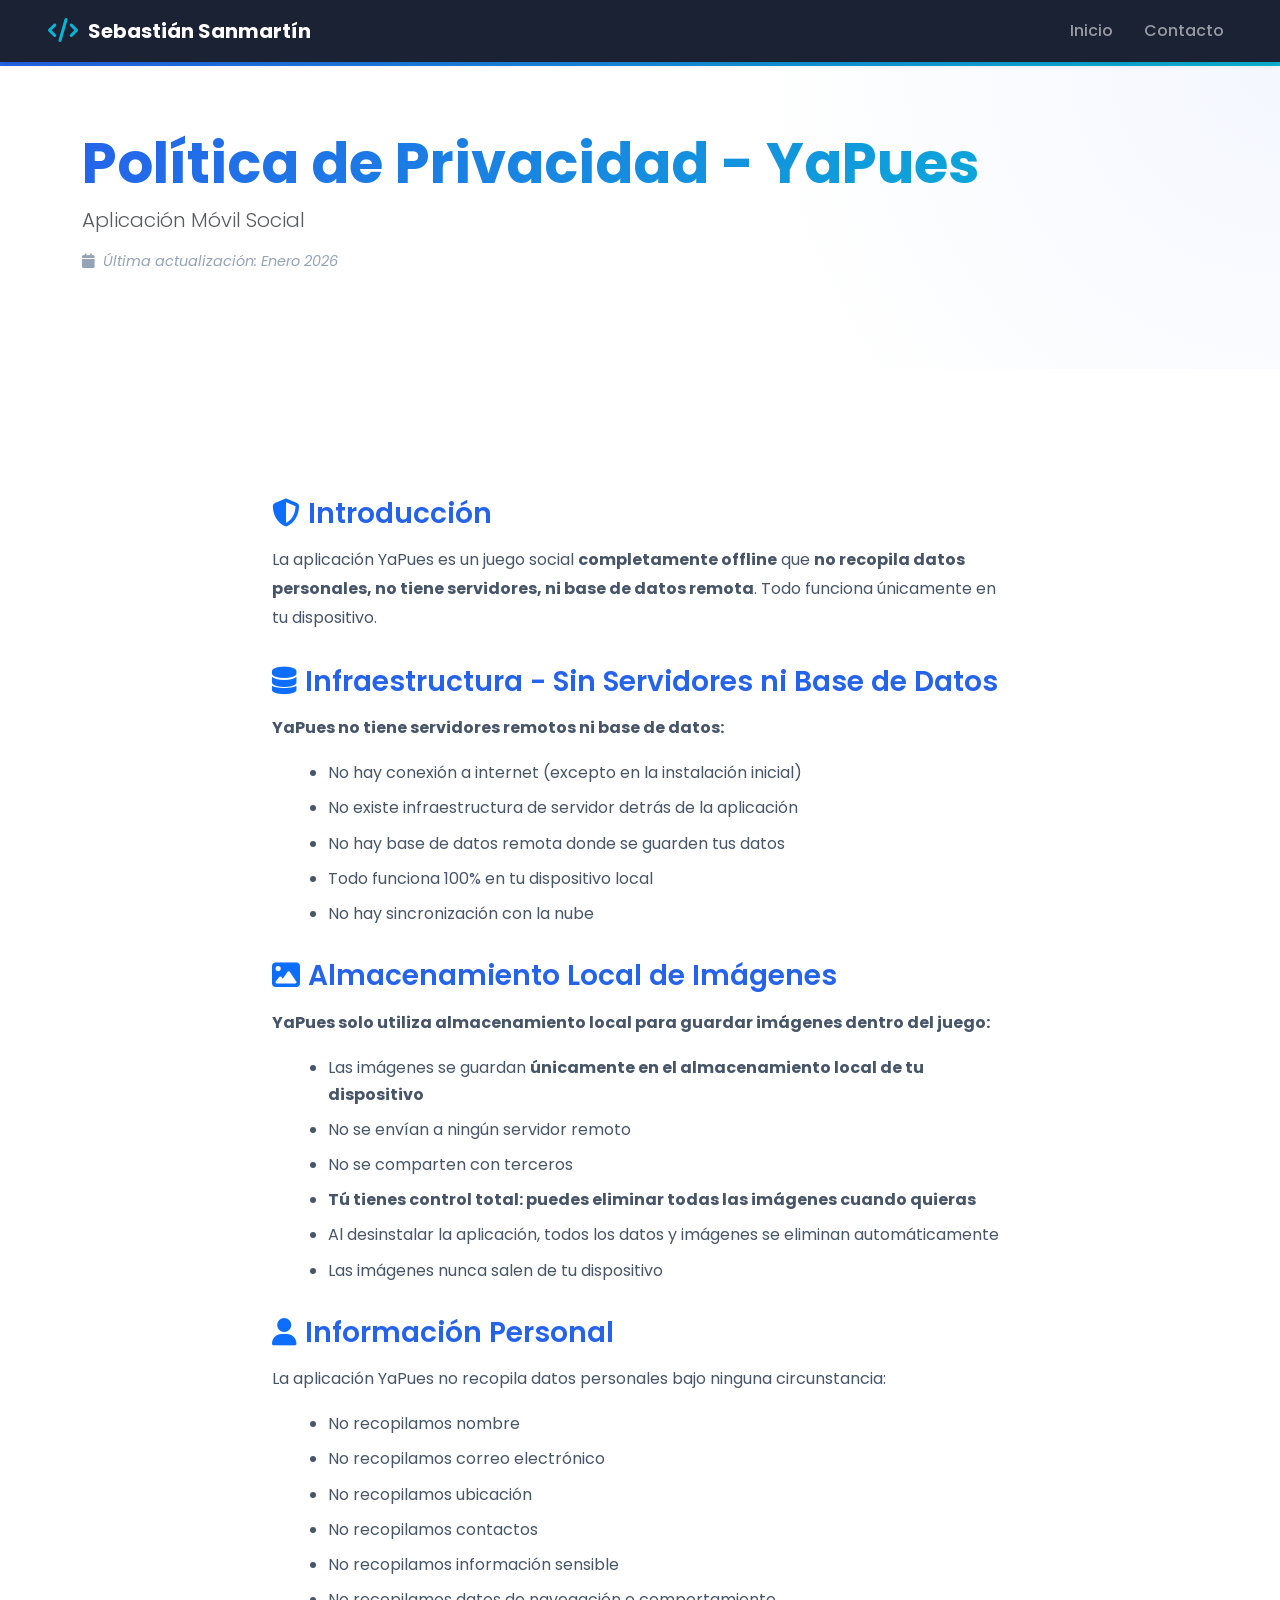
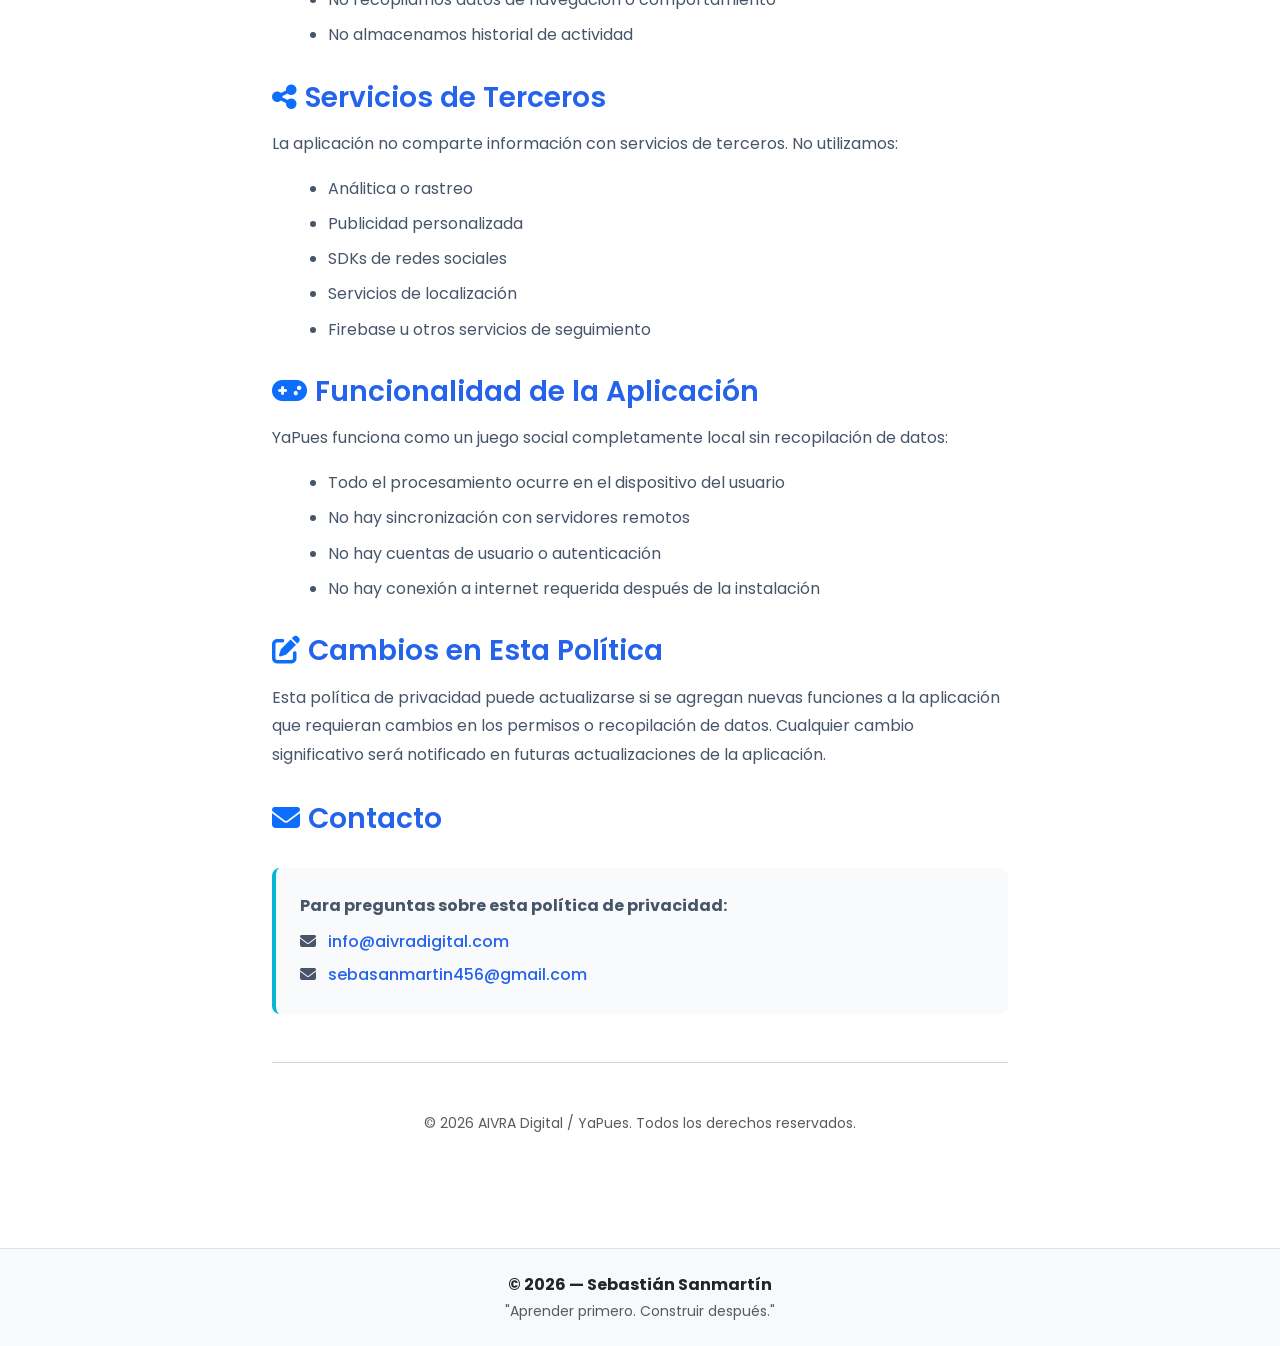
<file: politica-de-privacidad.html>
<!DOCTYPE html>
<html lang="es">
<head>
    <meta charset="UTF-8">
    <meta name="viewport" content="width=device-width, initial-scale=1.0">
    <meta name="robots" content="noindex">
    <meta name="description" content="Política de Privacidad - YaPues Aplicación">
    <meta name="author" content="Sebastián Sanmartín">
    <title>Política de Privacidad | YaPues</title>
    
    <link href="https://fonts.googleapis.com/css2?family=Poppins:wght@300;400;500;600;700&display=swap" rel="stylesheet">
    <link href="https://cdn.jsdelivr.net/npm/bootstrap@5.3.0/dist/css/bootstrap.min.css" rel="stylesheet">
    <link rel="stylesheet" href="https://cdnjs.cloudflare.com/ajax/libs/font-awesome/6.4.0/css/all.min.css">
    
    <style>
        :root {
            --primary-color: #2563eb;
            --secondary-color: #475569;
            --accent-color: #06b6d4;
            --dark-bg: #0f172a;
            --light-bg: #f8fafc;
            --gradient-main: linear-gradient(135deg, #2563eb 0%, #06b6d4 100%);
        }

        body {
            font-family: 'Poppins', sans-serif;
            color: var(--secondary-color);
            background-color: #fff;
            overflow-x: hidden;
        }

        .navbar-gradient {
            background: rgba(15, 23, 42, 0.95);
            backdrop-filter: blur(10px);
            box-shadow: 0 4px 6px -1px rgba(0, 0, 0, 0.1);
        }

        .navbar-brand .brand-icon {
            color: var(--accent-color);
            margin-right: 10px;
            font-size: 1.5rem;
        }

        .nav-link {
            font-weight: 500;
            margin-left: 15px;
            position: relative;
            transition: color 0.3s;
        }

        .nav-link:hover, .nav-link.active {
            color: var(--accent-color) !important;
        }

        .nav-link::after {
            content: '';
            position: absolute;
            width: 0;
            height: 2px;
            bottom: 0;
            left: 0;
            background-color: var(--accent-color);
            transition: width 0.3s;
        }

        .nav-link:hover::after {
            width: 100%;
        }

        .navbar-decoration {
            height: 4px;
            background: var(--gradient-main);
            width: 100%;
        }

        /* Estilos de página de política */
        .policy-section {
            padding-top: 3rem;
            padding-bottom: 3rem;
        }

        .policy-header {
            background: radial-gradient(circle at top right, rgba(37, 99, 235, 0.05), transparent 40%);
            padding: 4rem 0;
            margin-bottom: 3rem;
        }

        .policy-header h1 {
            background: var(--gradient-main);
            -webkit-background-clip: text;
            -webkit-text-fill-color: transparent;
            background-clip: text;
        }

        .policy-content h3 {
            color: var(--primary-color);
            margin-top: 2rem;
            margin-bottom: 1rem;
            font-weight: 600;
        }

        .policy-content h4 {
            color: var(--secondary-color);
            margin-top: 1.5rem;
            margin-bottom: 0.75rem;
            font-weight: 500;
        }

        .policy-content p {
            line-height: 1.8;
            margin-bottom: 1rem;
            color: var(--secondary-color);
        }

        .policy-content ul {
            margin-left: 1.5rem;
            margin-bottom: 1rem;
        }

        .policy-content li {
            margin-bottom: 0.5rem;
            line-height: 1.7;
        }

        .last-update {
            font-style: italic;
            color: #94a3b8;
            font-size: 0.9rem;
            margin-bottom: 2rem;
        }

        .contact-section {
            background: var(--light-bg);
            border-left: 4px solid var(--accent-color);
            padding: 1.5rem;
            border-radius: 8px;
            margin-top: 2rem;
        }

        .contact-section a {
            color: var(--primary-color);
            text-decoration: none;
            font-weight: 500;
        }

        .contact-section a:hover {
            text-decoration: underline;
        }

        @media (max-width: 991px) {
            .policy-header {
                padding: 2rem 0;
                margin-bottom: 2rem;
            }

            .policy-header h1 {
                font-size: 2rem;
            }
        }
    </style>
</head>
<body>

    <nav class="navbar navbar-expand-lg navbar-dark sticky-top navbar-gradient">
        <div class="container-fluid px-lg-5">
            <a class="navbar-brand fw-bold d-flex align-items-center" href="index.html">
                <span class="brand-icon"><i class="fas fa-code"></i></span>
                <span class="brand-text">Sebastián Sanmartín</span>
            </a>
            <button class="navbar-toggler border-0" type="button" data-bs-toggle="collapse" data-bs-target="#navbarNav">
                <span class="navbar-toggler-icon"></span>
            </button>
            <div class="collapse navbar-collapse" id="navbarNav">
                <ul class="navbar-nav ms-auto">
                    <li class="nav-item"><a class="nav-link" href="index.html">Inicio</a></li>
                    <li class="nav-item"><a class="nav-link" href="index.html#contacto">Contacto</a></li>
                </ul>
            </div>
        </div>
    </nav>

    <div class="navbar-decoration"></div>

    <section class="policy-header">
        <div class="container">
            <h1 class="display-4 fw-bold mb-2">Política de Privacidad - YaPues</h1>
            <p class="lead text-muted">Aplicación Móvil Social</p>
            <p class="last-update"><i class="fas fa-calendar me-2"></i>Última actualización: Enero 2026</p>
        </div>
    </section>

    <section class="policy-section">
        <div class="container">
            <div class="row">
                <div class="col-lg-8 offset-lg-2">
                    <div class="policy-content">
                        <h3><i class="fas fa-shield-alt me-2 text-primary"></i>Introducción</h3>
                        <p>La aplicación YaPues es un juego social <strong>completamente offline</strong> que <strong>no recopila datos personales, no tiene servidores, ni base de datos remota</strong>. Todo funciona únicamente en tu dispositivo.</p>

                        <h3><i class="fas fa-database me-2 text-primary"></i>Infraestructura - Sin Servidores ni Base de Datos</h3>
                        <p><strong>YaPues no tiene servidores remotos ni base de datos:</strong></p>
                        <ul>
                            <li>No hay conexión a internet (excepto en la instalación inicial)</li>
                            <li>No existe infraestructura de servidor detrás de la aplicación</li>
                            <li>No hay base de datos remota donde se guarden tus datos</li>
                            <li>Todo funciona 100% en tu dispositivo local</li>
                            <li>No hay sincronización con la nube</li>
                        </ul>

                        <h3><i class="fas fa-image me-2 text-primary"></i>Almacenamiento Local de Imágenes</h3>
                        <p><strong>YaPues solo utiliza almacenamiento local para guardar imágenes dentro del juego:</strong></p>
                        <ul>
                            <li>Las imágenes se guardan <strong>únicamente en el almacenamiento local de tu dispositivo</strong></li>
                            <li>No se envían a ningún servidor remoto</li>
                            <li>No se comparten con terceros</li>
                            <li><strong>Tú tienes control total: puedes eliminar todas las imágenes cuando quieras</strong></li>
                            <li>Al desinstalar la aplicación, todos los datos y imágenes se eliminan automáticamente</li>
                            <li>Las imágenes nunca salen de tu dispositivo</li>
                        </ul>

                        <h3><i class="fas fa-user me-2 text-primary"></i>Información Personal</h3>
                        <p>La aplicación YaPues no recopila datos personales bajo ninguna circunstancia:</p>
                        <ul>
                            <li>No recopilamos nombre</li>
                            <li>No recopilamos correo electrónico</li>
                            <li>No recopilamos ubicación</li>
                            <li>No recopilamos contactos</li>
                            <li>No recopilamos información sensible</li>
                            <li>No recopilamos datos de navegación o comportamiento</li>
                            <li>No almacenamos historial de actividad</li>
                        </ul>

                        <h3><i class="fas fa-share-alt me-2 text-primary"></i>Servicios de Terceros</h3>
                        <p>La aplicación no comparte información con servicios de terceros. No utilizamos:</p>
                        <ul>
                            <li>Análitica o rastreo</li>
                            <li>Publicidad personalizada</li>
                            <li>SDKs de redes sociales</li>
                            <li>Servicios de localización</li>
                            <li>Firebase u otros servicios de seguimiento</li>
                        </ul>

                        <h3><i class="fas fa-gamepad me-2 text-primary"></i>Funcionalidad de la Aplicación</h3>
                        <p>YaPues funciona como un juego social completamente local sin recopilación de datos:</p>
                        <ul>
                            <li>Todo el procesamiento ocurre en el dispositivo del usuario</li>
                            <li>No hay sincronización con servidores remotos</li>
                            <li>No hay cuentas de usuario o autenticación</li>
                            <li>No hay conexión a internet requerida después de la instalación</li>
                        </ul>

                        <h3><i class="fas fa-edit me-2 text-primary"></i>Cambios en Esta Política</h3>
                        <p>Esta política de privacidad puede actualizarse si se agregan nuevas funciones a la aplicación que requieran cambios en los permisos o recopilación de datos. Cualquier cambio significativo será notificado en futuras actualizaciones de la aplicación.</p>

                        <h3><i class="fas fa-envelope me-2 text-primary"></i>Contacto</h3>
                        <div class="contact-section">
                            <p class="mb-2"><strong>Para preguntas sobre esta política de privacidad:</strong></p>
                            <p class="mb-1">
                                <i class="fas fa-envelope me-2"></i>
                                <a href="mailto:info@aivradigital.com">info@aivradigital.com</a>
                            </p>
                            <p class="mb-0">
                                <i class="fas fa-envelope me-2"></i>
                                <a href="mailto:sebasanmartin456@gmail.com">sebasanmartin456@gmail.com</a>
                            </p>
                        </div>

                        <hr class="my-5">
                        <p class="text-muted small text-center mt-4">
                            © 2026 AIVRA Digital / YaPues. Todos los derechos reservados.
                        </p>
                    </div>
                </div>
            </div>
        </div>
    </section>

    <footer class="bg-light py-4 border-top mt-5">
        <div class="container text-center">
            <p class="mb-1 fw-bold text-dark">© 2026 — Sebastián Sanmartín</p>
            <p class="small text-muted mb-0">"Aprender primero. Construir después."</p>
        </div>
    </footer>

    <script src="https://cdn.jsdelivr.net/npm/bootstrap@5.3.0/dist/js/bootstrap.bundle.min.js"></script>
    <script>
        // Efecto Navbar al hacer scroll
        window.addEventListener('scroll', function() {
            if (window.scrollY > 50) {
                document.querySelector('.navbar').classList.add('shadow-sm');
            } else {
                document.querySelector('.navbar').classList.remove('shadow-sm');
            }
        });
    </script>
</body>
</html>
</file>
